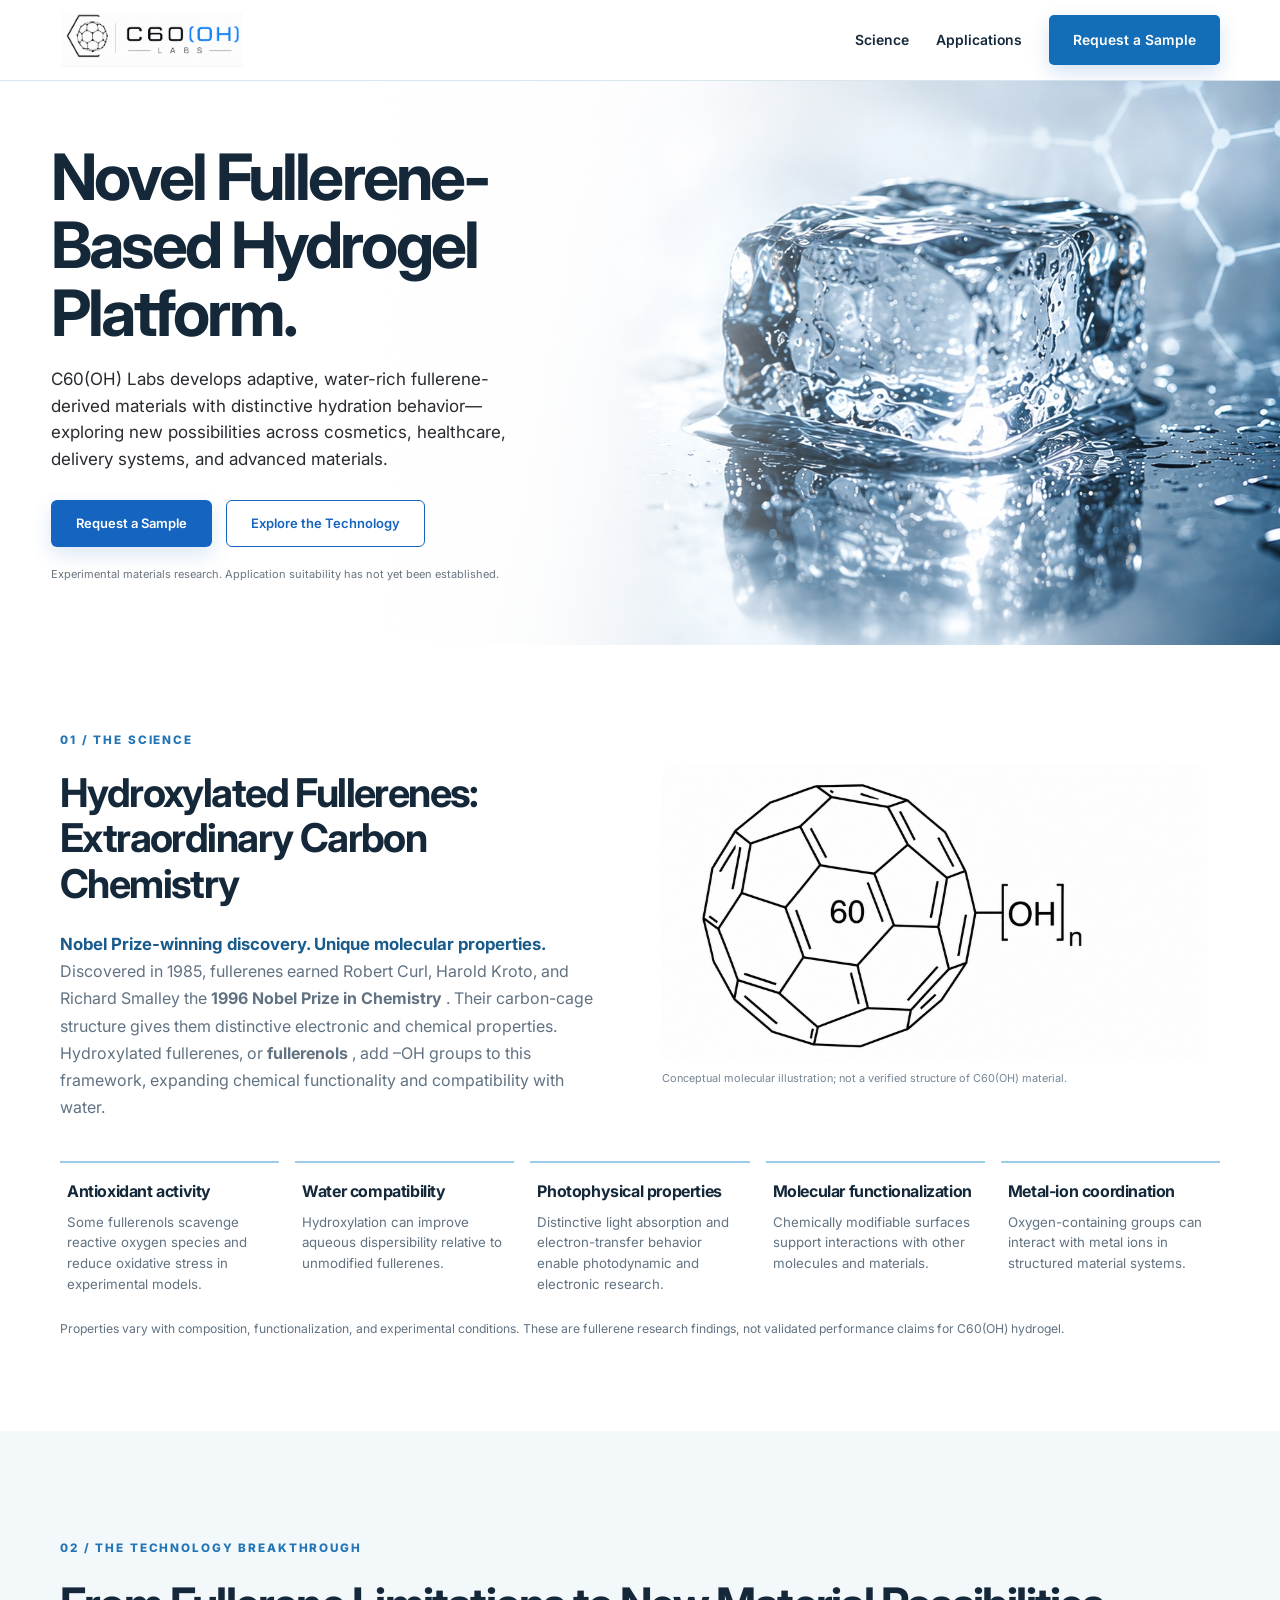
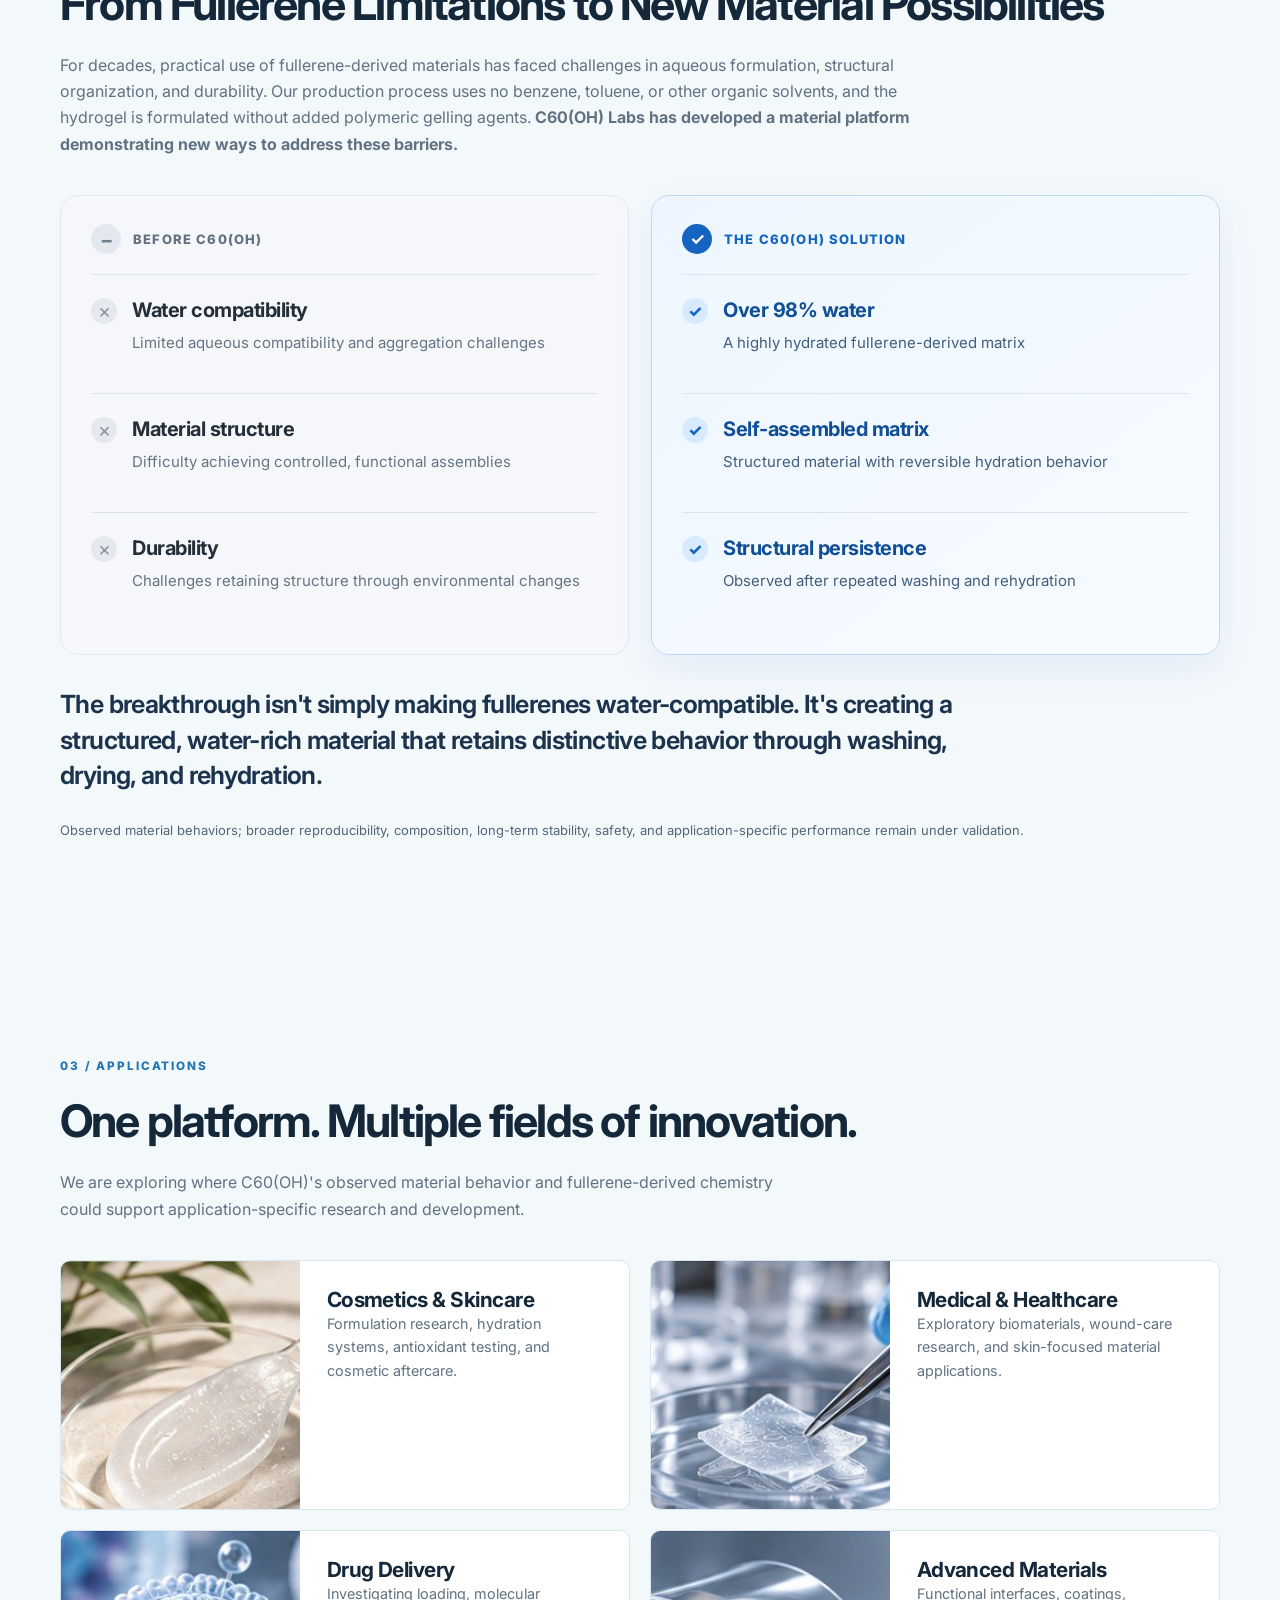
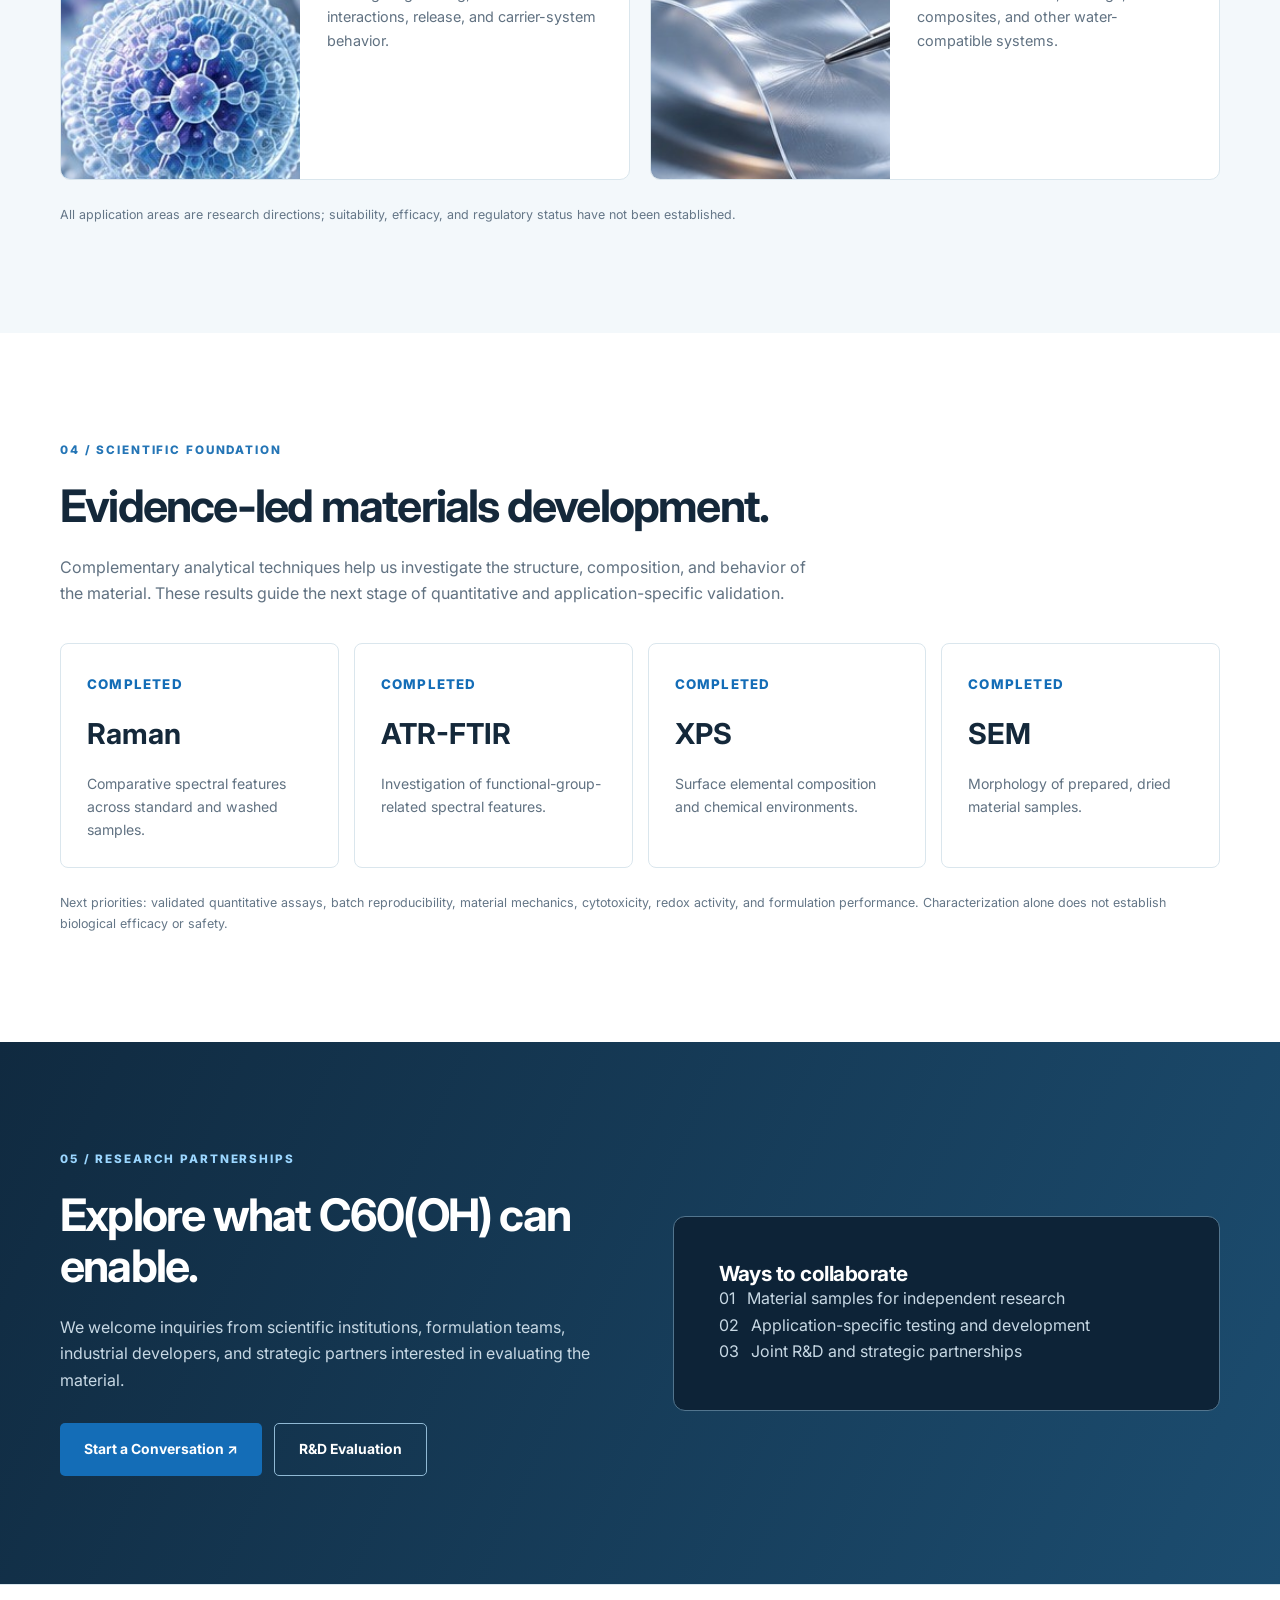
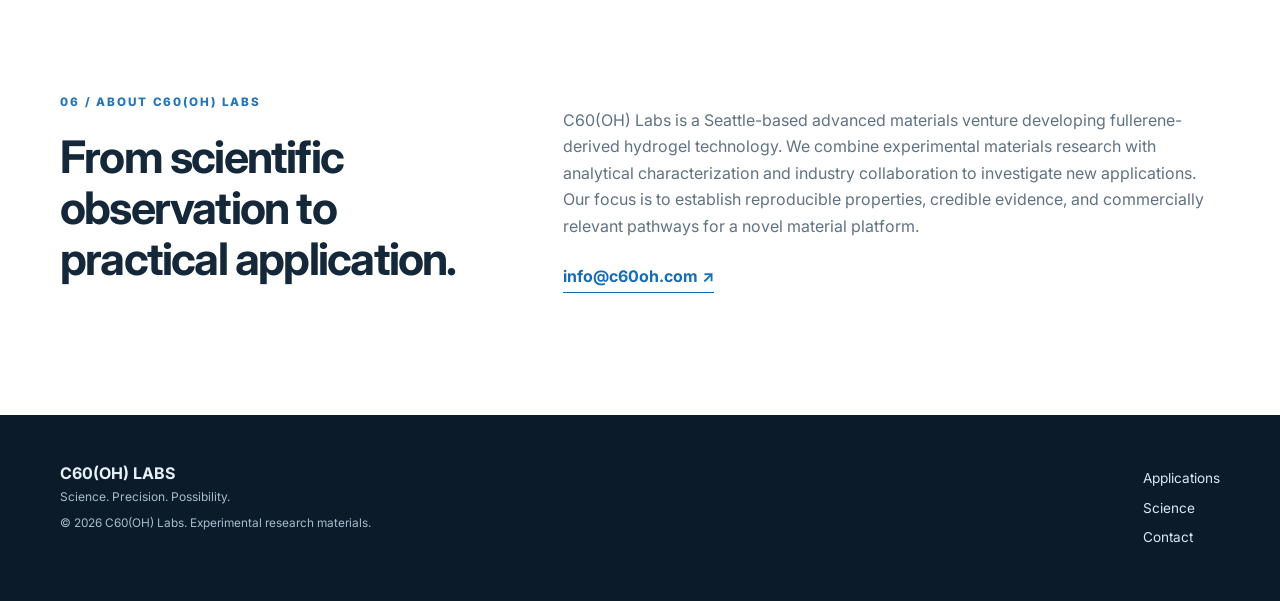
<file: index.html>
<!DOCTYPE html>

<html lang="en">
<head>
<meta charset="utf-8"/>
<meta content="width=device-width,initial-scale=1" name="viewport"/>
<title>
   C60(OH) Labs — Advanced Hydrofullerene Materials
  </title>
<meta content="C60(OH) Labs develops water-rich fullerene-derived material systems for research across cosmetics, healthcare, delivery and advanced materials." name="description"/>
<link href="https://fonts.googleapis.com" rel="preconnect"/>
<link crossorigin="" href="https://fonts.gstatic.com" rel="preconnect"/>

<link href="https://fonts.googleapis.com/css2?family=Inter:wght@300;400;500;600;700;800&amp;display=swap" rel="stylesheet"/>

<link href="style.css" rel="stylesheet"/><script defer src="script.js"></script><meta content="C60(OH) Labs | Novel Fullerene-Based Hydrogel Platform" property="og:title"/><meta content="Water-rich fullerene-derived hydrogel research: no added polymeric gelling agents and no benzene, toluene or other organic solvents used in production." property="og:description"/><meta content="website" property="og:type"/><meta content="https://c60oh.com/" property="og:url"/><meta content="#ffffff" name="theme-color"/><link href="assets/favicon.png" rel="icon"/></head>
<body class="homepage-v2">
<header class="header">
<div class="wrap nav">
<a class="brand" href="#top">
<img alt="C60(OH) Labs" src="assets/logo-horizontal.png"/>
</a>
<button aria-controls="main-nav" aria-expanded="false" aria-label="Open navigation" class="menu-toggle"><span></span><span></span><span></span><span class="sr-only">Open navigation</span></button>
<nav class="main-nav" id="main-nav">
<a href="science.html">
      Science
     </a>
<a href="#applications">
      Applications
     </a>
<a class="btn btn-primary nav-cta" href="evaluation.html#request">
      Request a Sample
     </a>
</nav>
</div>
</header>
<main id="top">
<section class="hero production-hero">
<div aria-hidden="true" class="hero-image">
</div>
<div aria-hidden="true" class="hero-overlay">
</div>
<div aria-hidden="true" class="hero-pattern">
</div>
<div class="container hero-content">
<div class="hero-copy">
<h1>
       Novel Fullerene-Based
       <span>
        Hydrogel Platform.
       </span>
</h1>
<p class="hero-lead">
       C60(OH) Labs develops adaptive, water-rich fullerene-derived materials with distinctive hydration behavior—exploring new possibilities across cosmetics, healthcare, delivery systems, and advanced materials.
      </p>
<div class="hero-actions">
<a class="button primary" href="evaluation.html#request">
        Request a Sample
       </a>
<a class="button secondary" href="#challenge">
        Explore the Technology
       </a>
</div>
<p class="hero-note">
       Experimental materials research. Application suitability has not yet been established.
      </p>
</div>
</div>
</section>
<section class="section science-new" id="science">
<div class="wrap">
<div class="science-layout">
<div class="science-copy">
<div class="eyebrow">
        01 / The science
       </div>
<h2>
        Hydroxylated Fullerenes: Extraordinary Carbon Chemistry
       </h2>
<p class="science-kicker">
        Nobel Prize-winning discovery. Unique molecular properties.
       </p>
<p>
        Discovered in 1985, fullerenes earned Robert Curl, Harold Kroto, and Richard Smalley the
        <strong>
         1996 Nobel Prize in Chemistry
        </strong>
        . Their carbon-cage structure gives them distinctive electronic and chemical properties.
       </p>
<p>
        Hydroxylated fullerenes, or
        <strong>
         fullerenols
        </strong>
        , add –OH groups to this framework, expanding chemical functionality and compatibility with water.
       </p>
</div>
<figure class="science-art">
<img alt="Illustrative structural formula of hydroxylated C60 fullerene, C60(OH)n" src="assets/homepage-1.png"/>
<figcaption>
        Conceptual molecular illustration; not a verified structure of C60(OH) material.
       </figcaption>
</figure>
</div>
<div class="science-properties">
<article>
<h3>
        Antioxidant activity
       </h3>
<p>
        Some fullerenols scavenge reactive oxygen species and reduce oxidative stress in experimental models.
       </p>
</article>
<article>
<h3>
        Water compatibility
       </h3>
<p>
        Hydroxylation can improve aqueous dispersibility relative to unmodified fullerenes.
       </p>
</article>
<article>
<h3>
        Photophysical properties
       </h3>
<p>
        Distinctive light absorption and electron-transfer behavior enable photodynamic and electronic research.
       </p>
</article>
<article>
<h3>
        Molecular functionalization
       </h3>
<p>
        Chemically modifiable surfaces support interactions with other molecules and materials.
       </p>
</article>
<article>
<h3>
        Metal-ion coordination
       </h3>
<p>
        Oxygen-containing groups can interact with metal ions in structured material systems.
       </p>
</article>
</div>
<p class="science-disclaimer">
      Properties vary with composition, functionalization, and experimental conditions. These are fullerene research findings, not validated performance claims for C60(OH) hydrogel.
     </p>
</div>
</section>
<section class="section soft breakthrough-section" id="challenge">
<div class="wrap">
<div class="eyebrow">
      02 / THE TECHNOLOGY BREAKTHROUGH
     </div>
<h2>
      From Fullerene Limitations to New Material Possibilities
     </h2>
<p class="intro">
      For decades, practical use of fullerene-derived materials has faced challenges in aqueous formulation, structural organization, and durability. Our production process uses no benzene, toluene, or other organic solvents, and the hydrogel is formulated without added polymeric gelling agents.
      <strong>
       C60(OH) Labs has developed a material platform demonstrating new ways to address these barriers.
      </strong>
</p>
<div aria-label="Comparison of longstanding fullerene material challenges with C60(OH)'s observed solutions" class="breakthrough-compare">
<div class="breakthrough-column before">
<div class="breakthrough-column-heading">
<span class="breakthrough-marker">
         −
        </span>
<h3>
         BEFORE C60(OH)
        </h3>
</div>
<div class="breakthrough-item">
<div class="breakthrough-symbol">
         ×
        </div>
<div>
<h4>
          Water compatibility
         </h4>
<p>
          Limited aqueous compatibility and aggregation challenges
         </p>
</div>
</div>
<div class="breakthrough-item">
<div class="breakthrough-symbol">
         ×
        </div>
<div>
<h4>
          Material structure
         </h4>
<p>
          Difficulty achieving controlled, functional assemblies
         </p>
</div>
</div>
<div class="breakthrough-item">
<div class="breakthrough-symbol">
         ×
        </div>
<div>
<h4>
          Durability
         </h4>
<p>
          Challenges retaining structure through environmental changes
         </p>
</div>
</div>
</div>
<div class="breakthrough-column after">
<div class="breakthrough-column-heading">
<span class="breakthrough-marker">
         ✓
        </span>
<h3>
         THE C60(OH) SOLUTION
        </h3>
</div>
<div class="breakthrough-item">
<div class="breakthrough-symbol">
         ✓
        </div>
<div>
<h4>
          Over 98% water
         </h4>
<p>
          A highly hydrated fullerene-derived matrix
         </p>
</div>
</div>
<div class="breakthrough-item">
<div class="breakthrough-symbol">
         ✓
        </div>
<div>
<h4>
          Self-assembled matrix
         </h4>
<p>
          Structured material with reversible hydration behavior
         </p>
</div>
</div>
<div class="breakthrough-item">
<div class="breakthrough-symbol">
         ✓
        </div>
<div>
<h4>
          Structural persistence
         </h4>
<p>
          Observed after repeated washing and rehydration
         </p>
</div>
</div>
</div>
</div>
<p class="breakthrough-statement">
      The breakthrough isn't simply making fullerenes water-compatible. It's creating a structured, water-rich material that retains distinctive behavior through washing, drying, and rehydration.
     </p>
<p class="challenge-caveat">
      Observed material behaviors; broader reproducibility, composition, long-term stability, safety, and application-specific performance remain under validation.
     </p>
</div>
</section>
<section class="section soft" id="applications">
<div class="wrap">
<div class="eyebrow">
      03 / Applications
     </div>
<h2>
      One platform. Multiple fields of innovation.
     </h2>
<p class="intro">
      We are exploring where C60(OH)'s observed material behavior and fullerene-derived chemistry could support application-specific research and development.
     </p>
<div class="applications">
<article class="app">
<div class="art">
<img alt="Cosmetics &amp; Skincare application illustration" src="assets/homepage-2.jpg"/>
</div>
<div class="copy">
<h3>
         Cosmetics &amp; Skincare
        </h3>
<p>
         Formulation research, hydration systems, antioxidant testing, and cosmetic aftercare.
        </p>
</div>
</article>
<article class="app">
<div class="art">
<img alt="Medical &amp; Healthcare application illustration" src="assets/homepage-3.jpg"/>
</div>
<div class="copy">
<h3>
         Medical &amp; Healthcare
        </h3>
<p>
         Exploratory biomaterials, wound-care research, and skin-focused material applications.
        </p>
</div>
</article>
<article class="app">
<div class="art">
<img alt="Drug Delivery application illustration" src="assets/homepage-4.jpg"/>
</div>
<div class="copy">
<h3>
         Drug Delivery
        </h3>
<p>
         Investigating loading, molecular interactions, release, and carrier-system behavior.
        </p>
</div>
</article>
<article class="app">
<div class="art">
<img alt="Advanced Materials application illustration" src="assets/homepage-5.jpg"/>
</div>
<div class="copy">
<h3>
         Advanced Materials
        </h3>
<p>
         Functional interfaces, coatings, composites, and other water-compatible systems.
        </p>
</div>
</article>
</div>
<p class="notice">
      All application areas are research directions; suitability, efficacy, and regulatory status have not been established.
     </p>
</div>
</section>
<section class="section" id="evidence">
<div class="wrap">
<div class="eyebrow">
      04 / Scientific foundation
     </div>
<h2>
      Evidence-led materials development.
     </h2>
<p class="intro">
      Complementary analytical techniques help us investigate the structure, composition, and behavior of the material. These results guide the next stage of quantitative and application-specific validation.
     </p>
<div class="evidence">
<article>
<small>
        Completed
       </small>
<strong>
        Raman
       </strong>
<p>
        Comparative spectral features across standard and washed samples.
       </p>
</article>
<article>
<small>
        Completed
       </small>
<strong>
        ATR-FTIR
       </strong>
<p>
        Investigation of functional-group-related spectral features.
       </p>
</article>
<article>
<small>
        Completed
       </small>
<strong>
        XPS
       </strong>
<p>
        Surface elemental composition and chemical environments.
       </p>
</article>
<article>
<small>
        Completed
       </small>
<strong>
        SEM
       </strong>
<p>
        Morphology of prepared, dried material samples.
       </p>
</article>
</div>
<p class="notice">
      Next priorities: validated quantitative assays, batch reproducibility, material mechanics, cytotoxicity, redox activity, and formulation performance. Characterization alone does not establish biological efficacy or safety.
     </p>
</div>
</section>
<section class="section cta" id="partner">
<div class="wrap two">
<div>
<div class="eyebrow" style="color:#9bd6ff">
       05 / Research partnerships
      </div>
<h2>
       Explore what C60(OH) can enable.
      </h2>
<p>
       We welcome inquiries from scientific institutions, formulation teams, industrial developers, and strategic partners interested in evaluating the material.
      </p>
<div class="actions">
<a class="btn btn-primary" href="mailto:info@c60oh.com?subject=C60(OH)%20Research%20Collaboration">
        Start a Conversation ↗
       </a>
<a class="btn btn-outline" href="evaluation.html#request">
        R&amp;D Evaluation
       </a>
</div>
</div>
<div class="statement" style="border:1px solid #52758e">
<h3>
       Ways to collaborate
      </h3>
<p>
       01   Material samples for independent research
      </p>
<p>
       02   Application-specific testing and development
      </p>
<p>
       03   Joint R&amp;D and strategic partnerships
      </p>
</div>
</div>
</section>
<section class="section about" id="about">
<div class="wrap two">
<div>
<div class="eyebrow">
       06 / About C60(OH) Labs
      </div>
<h2>
       From scientific observation to practical application.
      </h2>
</div>
<div>
<p>
       C60(OH) Labs is a Seattle-based advanced materials venture developing fullerene-derived hydrogel technology. We combine experimental materials research with analytical characterization and industry collaboration to investigate new applications.
      </p>
<p>
       Our focus is to establish reproducible properties, credible evidence, and commercially relevant pathways for a novel material platform.
      </p>
<a class="text-link" href="mailto:info@c60oh.com">
       info@c60oh.com ↗
      </a>
</div>
</div>
</section>
</main>
<footer class="footer">
<div class="wrap footer-grid">
<div>
<strong>
      C60(OH) LABS
     </strong>
<p>
      Science. Precision. Possibility.
     </p>
<p style="font-size:.74rem">
      © 2026 C60(OH) Labs. Experimental research materials.
     </p>
</div>
<div>

<a href="#applications">
      Applications
     </a>
<a href="science.html">
      Science
     </a>
<a href="contact.html">
      Contact
     </a>
</div>
</div>
</footer>
</body>
</html>
</file>
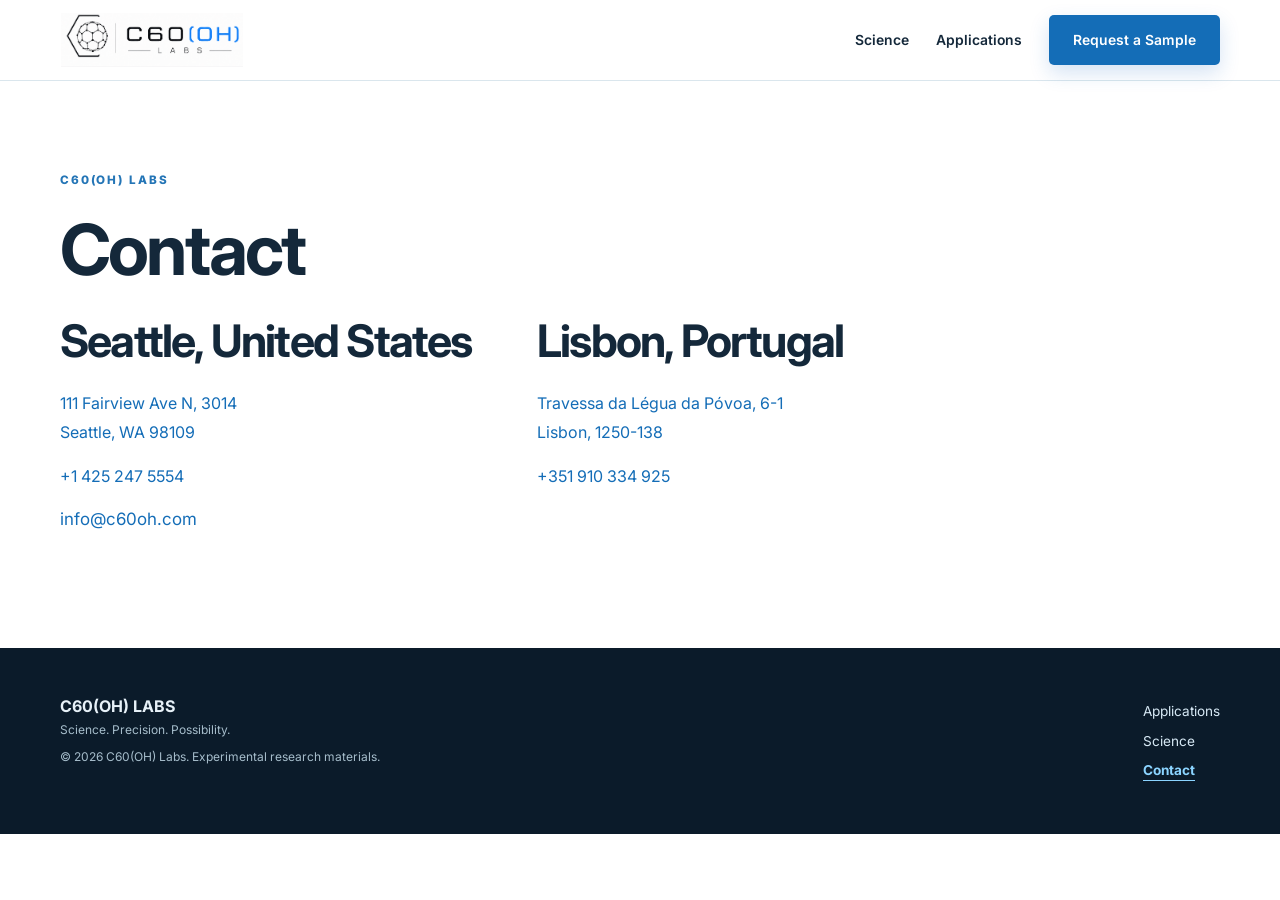
<file: contact.html>
<!doctype html>
<html lang="en">
<head>
<meta charset="utf-8">
<meta name="viewport" content="width=device-width, initial-scale=1">
<title>Contact | C60(OH) Labs</title>
<meta name="description" content="Contact C60(OH) Labs in Seattle and Lisbon.">
<link rel="icon" href="assets/favicon.png">
<link rel="preconnect" href="https://fonts.googleapis.com">
<link rel="preconnect" href="https://fonts.gstatic.com" crossorigin>
<link href="https://fonts.googleapis.com/css2?family=Inter:wght@300;400;500;600;700;800&display=swap" rel="stylesheet">
<link rel="stylesheet" href="style.css">
<link rel="stylesheet" href="contact.css">
<script defer src="script.js"></script>
</head>
<body class="homepage-v2">
<header class="header"><div class="wrap nav">
<a class="brand" href="index.html" aria-label="C60(OH) Labs homepage"><img src="assets/logo-horizontal.png" alt="C60(OH) Labs"></a>
<button class="menu-toggle" aria-controls="main-nav" aria-expanded="false" aria-label="Open navigation"><span></span><span></span><span></span><span class="sr-only">Open navigation</span></button>
<nav class="main-nav" id="main-nav"><a href="science.html">Science</a><a href="index.html#applications">Applications</a><a class="btn btn-primary nav-cta" href="evaluation.html#request">Request a Sample</a></nav>
</div></header>
<main class="contact-main" id="top"><div class="wrap">
<p class="eyebrow contact-eyebrow">C60(OH) LABS</p>
<h1>Contact</h1>
<div class="contact-grid">
<section class="contact-location"><h2>Seattle, United States</h2>
<p><a href="https://www.google.com/maps/search/?api=1&amp;query=111+Fairview+Ave+N+3014+Seattle+WA+98109" target="_blank" rel="noopener noreferrer">111 Fairview Ave N, 3014<br>Seattle, WA 98109</a></p>
<p><a href="tel:+14252475554">+1 425 247 5554</a></p></section>
<section class="contact-location"><h2>Lisbon, Portugal</h2>
<p><a href="https://www.google.com/maps/search/?api=1&amp;query=Travessa+da+Legua+da+Povoa+6-1+Lisbon+1250-138" target="_blank" rel="noopener noreferrer">Travessa da Légua da Póvoa, 6-1<br>Lisbon, 1250-138</a></p>
<p><a href="tel:+351910334925">+351 910 334 925</a></p></section>
</div>
<p class="contact-email"><a href="mailto:info@c60oh.com">info@c60oh.com</a></p>
</div></main>
<footer class="footer"><div class="wrap footer-grid"><div><strong>C60(OH) LABS</strong><p>Science. Precision. Possibility.</p><p class="footer-legal">© 2026 C60(OH) Labs. Experimental research materials.</p></div><div><a href="index.html#applications">Applications</a><a href="science.html">Science</a><a href="contact.html" class="active" aria-current="page">Contact</a></div></div></footer>
</body></html>
</file>
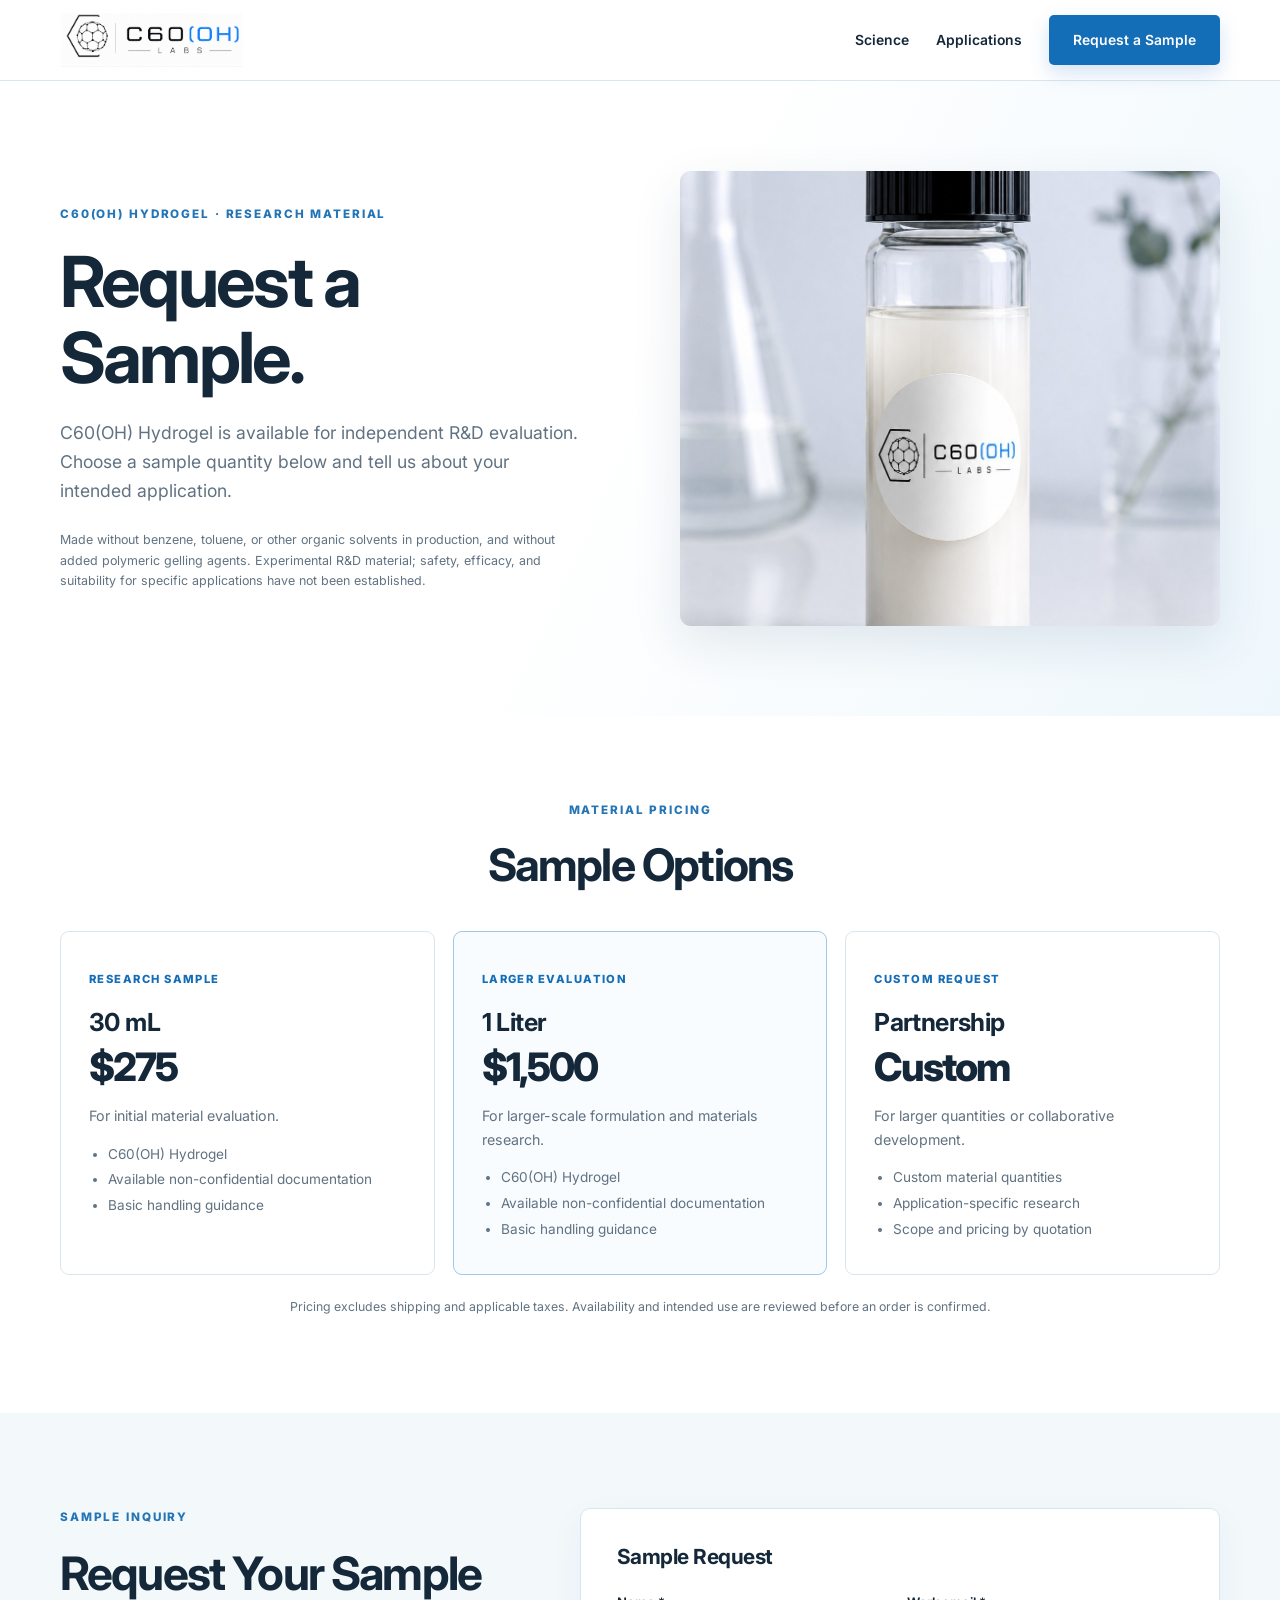
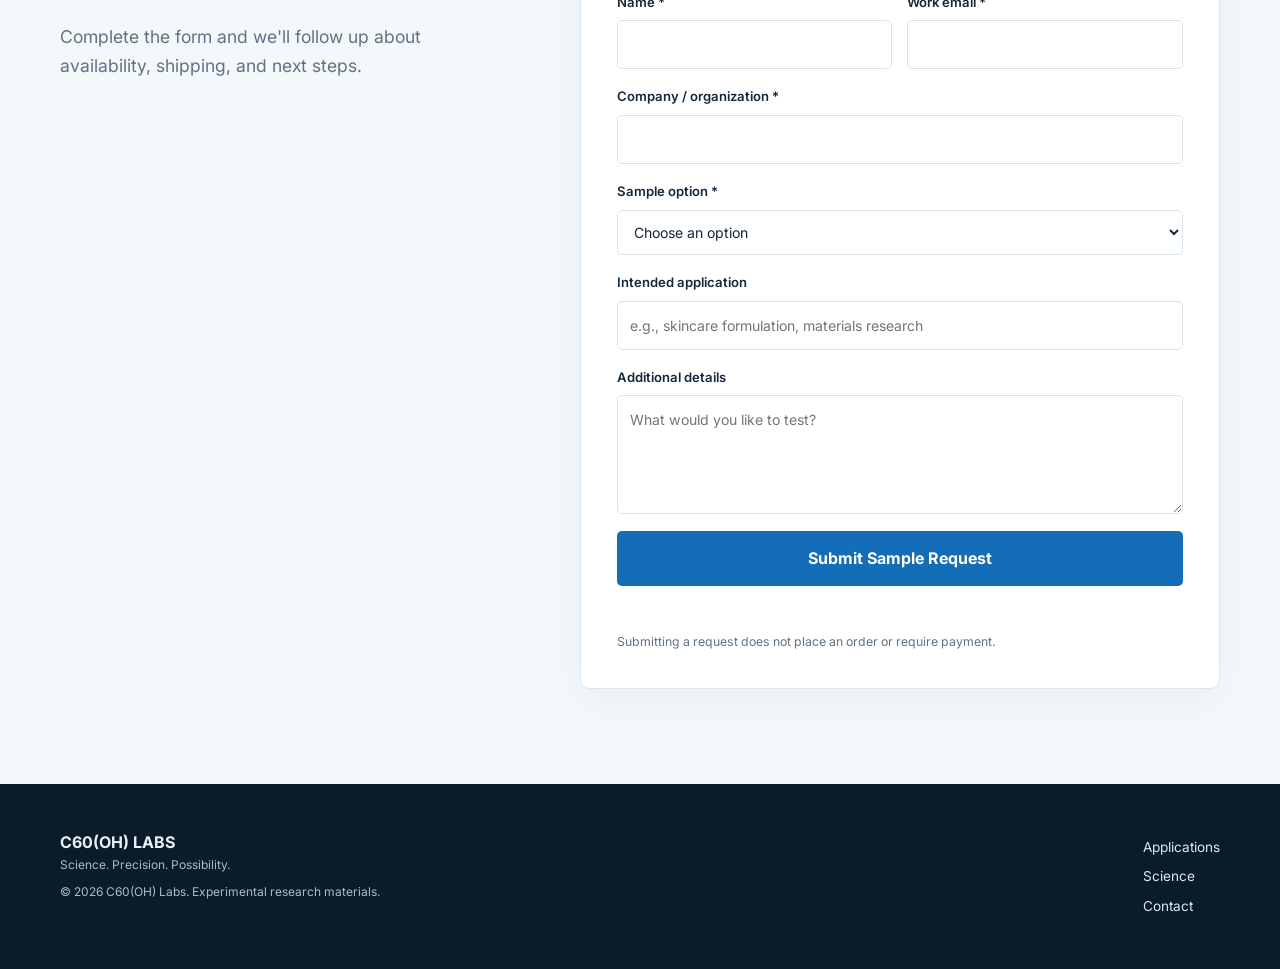
<file: evaluation.html>
<!DOCTYPE html>
<html lang="en"><head>
<meta charset="UTF-8"><meta name="viewport" content="width=device-width, initial-scale=1">
<title>C60(OH) Labs | Request a Sample</title>
<meta name="description" content="Request C60(OH) Hydrogel for research evaluation: 30 mL for $275, 1 L for $1,500, or custom quantities.">
<link rel="icon" href="assets/favicon.png">
<link rel="preconnect" href="https://fonts.googleapis.com"><link rel="preconnect" href="https://fonts.gstatic.com" crossorigin>
<link href="https://fonts.googleapis.com/css2?family=Inter:wght@300;400;500;600;700;800&display=swap" rel="stylesheet">
<link rel="stylesheet" href="style.css"><link rel="stylesheet" href="evaluation.css"><script defer src="evaluation.js"></script>
</head><body class="homepage-v2">
<header class="header"><div class="wrap nav">
<a class="brand" href="index.html" aria-label="C60(OH) Labs homepage"><img src="assets/logo-horizontal.png" alt="C60(OH) Labs"></a>
<button class="menu-toggle" aria-controls="main-nav" aria-expanded="false" aria-label="Open navigation"><span></span><span></span><span></span><span class="sr-only">Open navigation</span></button>
<nav class="main-nav" id="main-nav"><a href="science.html">Science</a><a href="index.html#applications">Applications</a><a class="btn btn-primary nav-cta" href="#request">Request a Sample</a></nav>
</div></header>
<main id="top">
<section class="sample-hero"><div class="wrap sample-hero-grid"><div>
<p class="eyebrow">C60(OH) HYDROGEL · RESEARCH MATERIAL</p><h1>Request a Sample.</h1>
<p class="sample-lead">C60(OH) Hydrogel is available for independent R&amp;D evaluation. Choose a sample quantity below and tell us about your intended application.</p>
<p class="sample-note">Made without benzene, toluene, or other organic solvents in production, and without added polymeric gelling agents. Experimental R&amp;D material; safety, efficacy, and suitability for specific applications have not been established.</p>
</div><div class="sample-photo"><img src="assets/evaluation-product-vial.jpg" alt="C60(OH) Hydrogel in a laboratory glass jar"></div></div></section>
<section class="sample-pricing" id="options"><div class="wrap"><div class="sample-center"><p class="eyebrow">MATERIAL PRICING</p><h2>Sample Options</h2></div>
<div class="sample-cards">
<article class="sample-card"><small>RESEARCH SAMPLE</small><h3>30 mL</h3><div class="sample-price">$275</div><p>For initial material evaluation.</p><ul><li>C60(OH) Hydrogel</li><li>Available non-confidential documentation</li><li>Basic handling guidance</li></ul></article>
<article class="sample-card featured"><small>LARGER EVALUATION</small><h3>1 Liter</h3><div class="sample-price">$1,500</div><p>For larger-scale formulation and materials research.</p><ul><li>C60(OH) Hydrogel</li><li>Available non-confidential documentation</li><li>Basic handling guidance</li></ul></article>
<article class="sample-card"><small>CUSTOM REQUEST</small><h3>Partnership</h3><div class="sample-price">Custom</div><p>For larger quantities or collaborative development.</p><ul><li>Custom material quantities</li><li>Application-specific research</li><li>Scope and pricing by quotation</li></ul></article>
</div><p class="sample-fine">Pricing excludes shipping and applicable taxes. Availability and intended use are reviewed before an order is confirmed.</p>
</div></section>
<section class="sample-request" id="request"><div class="wrap sample-form-grid"><div><p class="eyebrow">SAMPLE INQUIRY</p><h2>Request Your Sample</h2><p class="sample-lead">Complete the form and we'll follow up about availability, shipping, and next steps.</p></div>
<form class="sample-form" id="evaluation-form" action="https://formspree.io/f/xqerweqb" method="POST">
<h3>Sample Request</h3><input type="hidden" name="_subject" id="form-subject" value="C60OH — Sample Request">
<div class="sample-fields"><label class="sample-field">Name *<input name="name" autocomplete="name" required></label><label class="sample-field">Work email *<input type="email" name="email" autocomplete="email" required></label></div>
<label class="sample-field">Company / organization *<input name="organization" id="organization" autocomplete="organization" required></label>
<label class="sample-field">Sample option *<select name="package" id="package-select" required><option value="">Choose an option</option><option>R&amp;D Sample — 30 mL / $275</option><option>Application Evaluation — 1 L / $1,500</option><option>R&amp;D Partnership — Custom quote</option></select></label>
<label class="sample-field">Intended application<input name="intended_application" placeholder="e.g., skincare formulation, materials research"></label>
<label class="sample-field">Additional details<textarea name="message" rows="4" placeholder="What would you like to test?"></textarea></label>
<button class="sample-submit" id="evaluation-submit" type="submit">Submit Sample Request</button><p class="form-status" id="evaluation-status" role="status" aria-live="polite"></p><p class="sample-fine">Submitting a request does not place an order or require payment.</p>
</form></div></section>
</main>
<footer class="footer"><div class="wrap footer-grid"><div><strong>C60(OH) LABS</strong><p>Science. Precision. Possibility.</p><p class="footer-legal">© 2026 C60(OH) Labs. Experimental research materials.</p></div><div><a href="index.html#applications">Applications</a><a href="science.html">Science</a><a href="contact.html">Contact</a></div></div></footer>
</body></html>
</file>
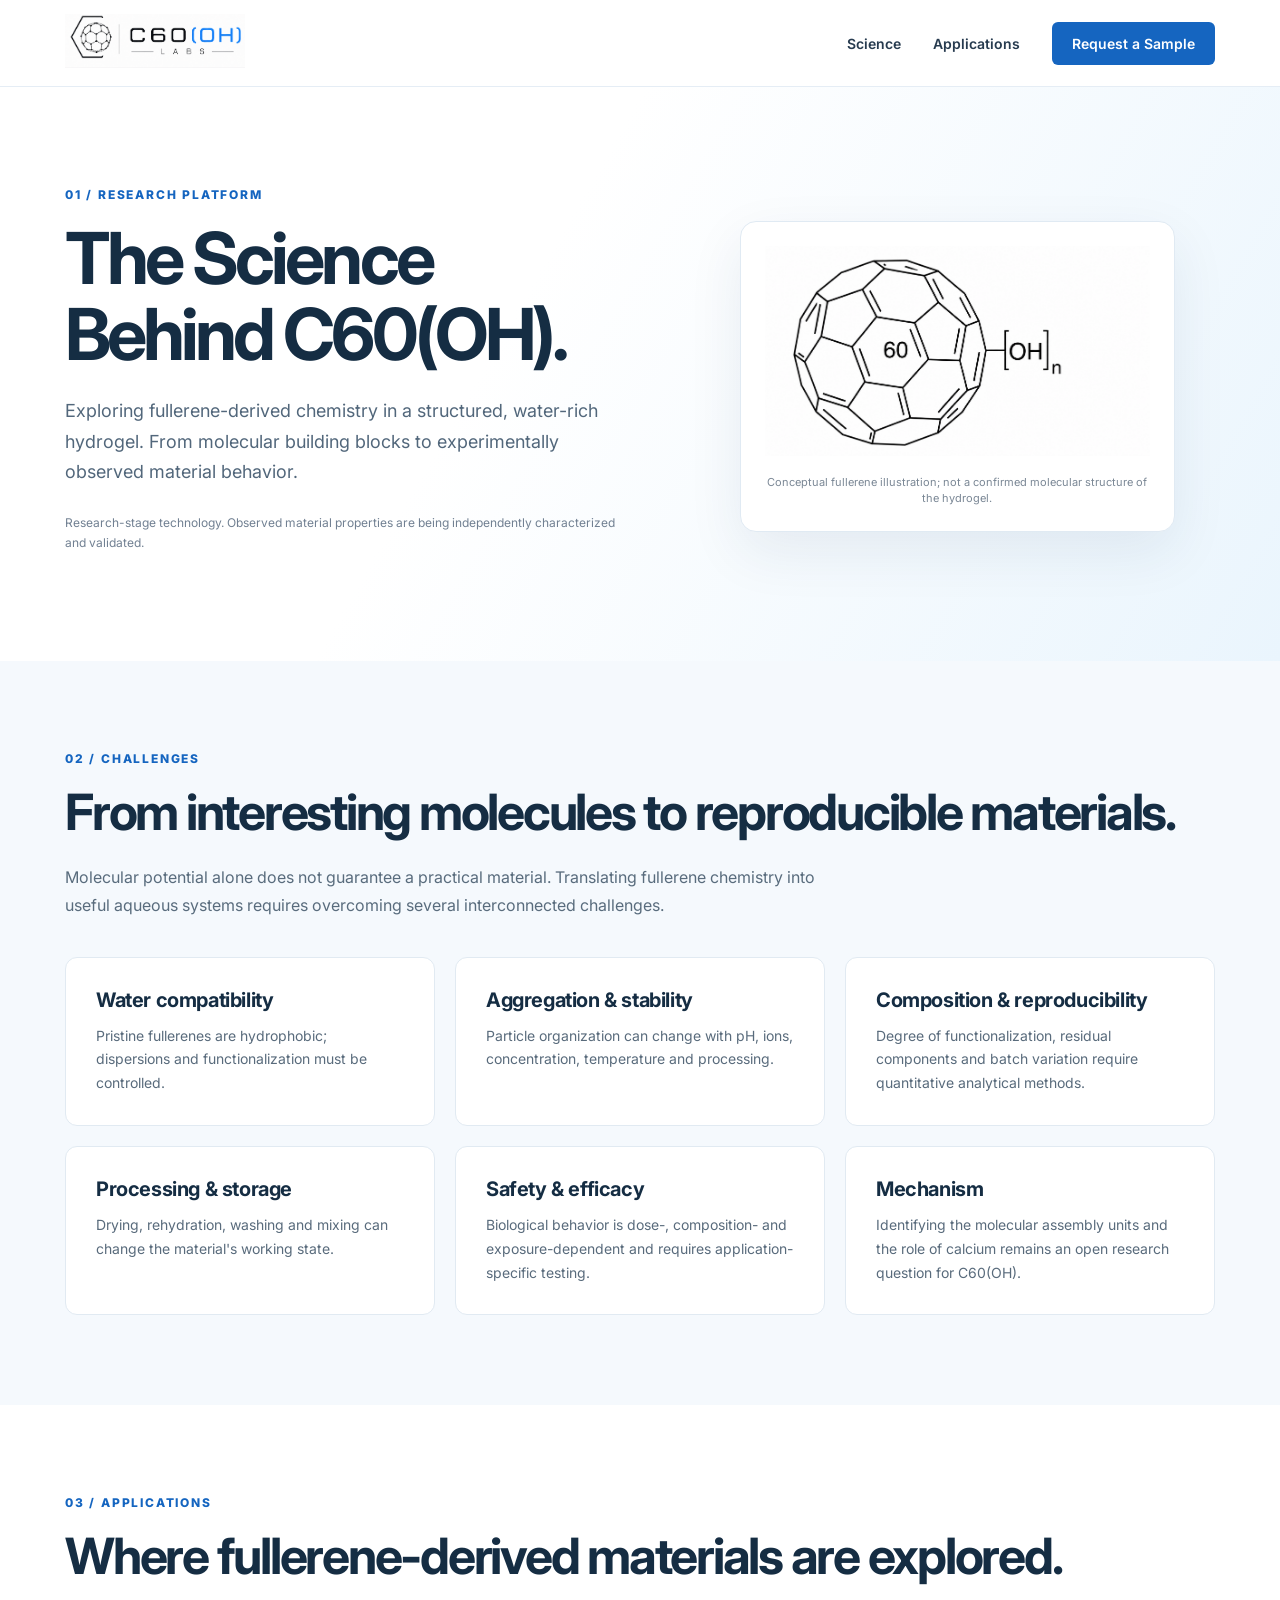
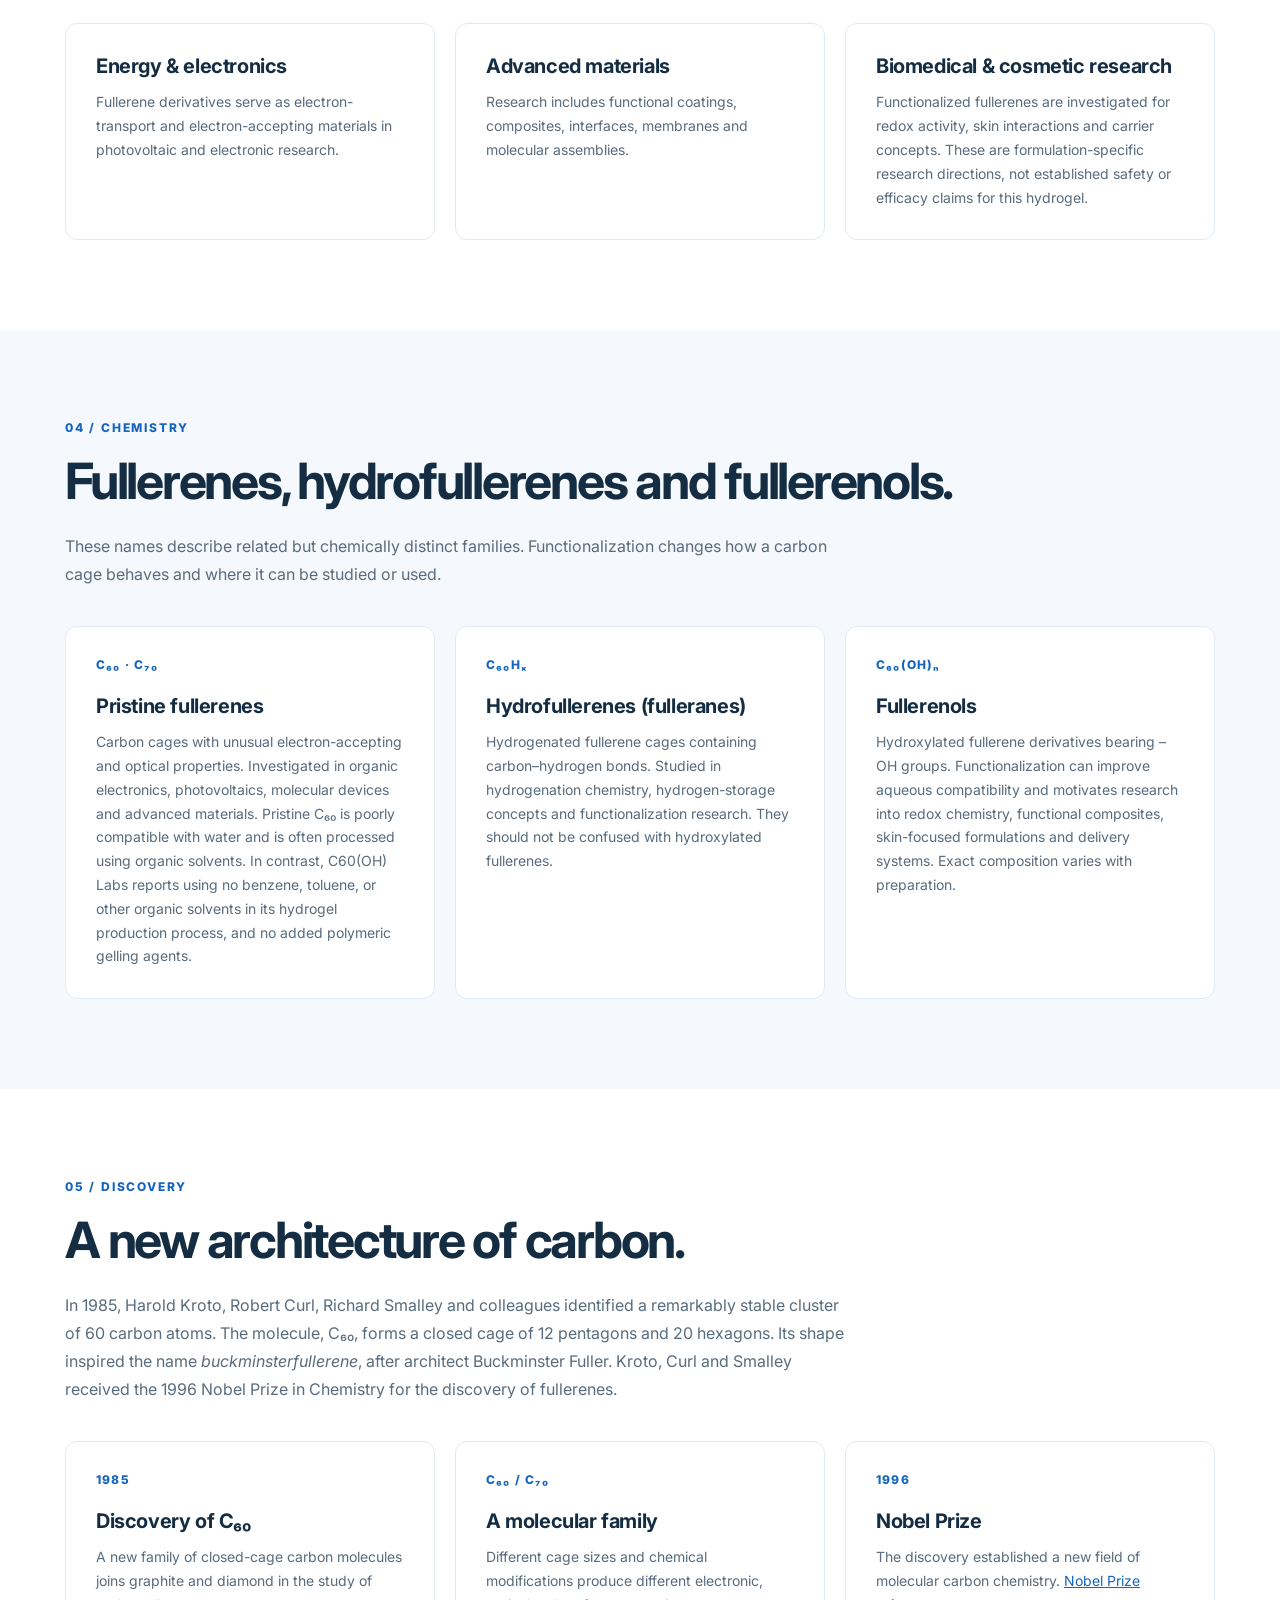
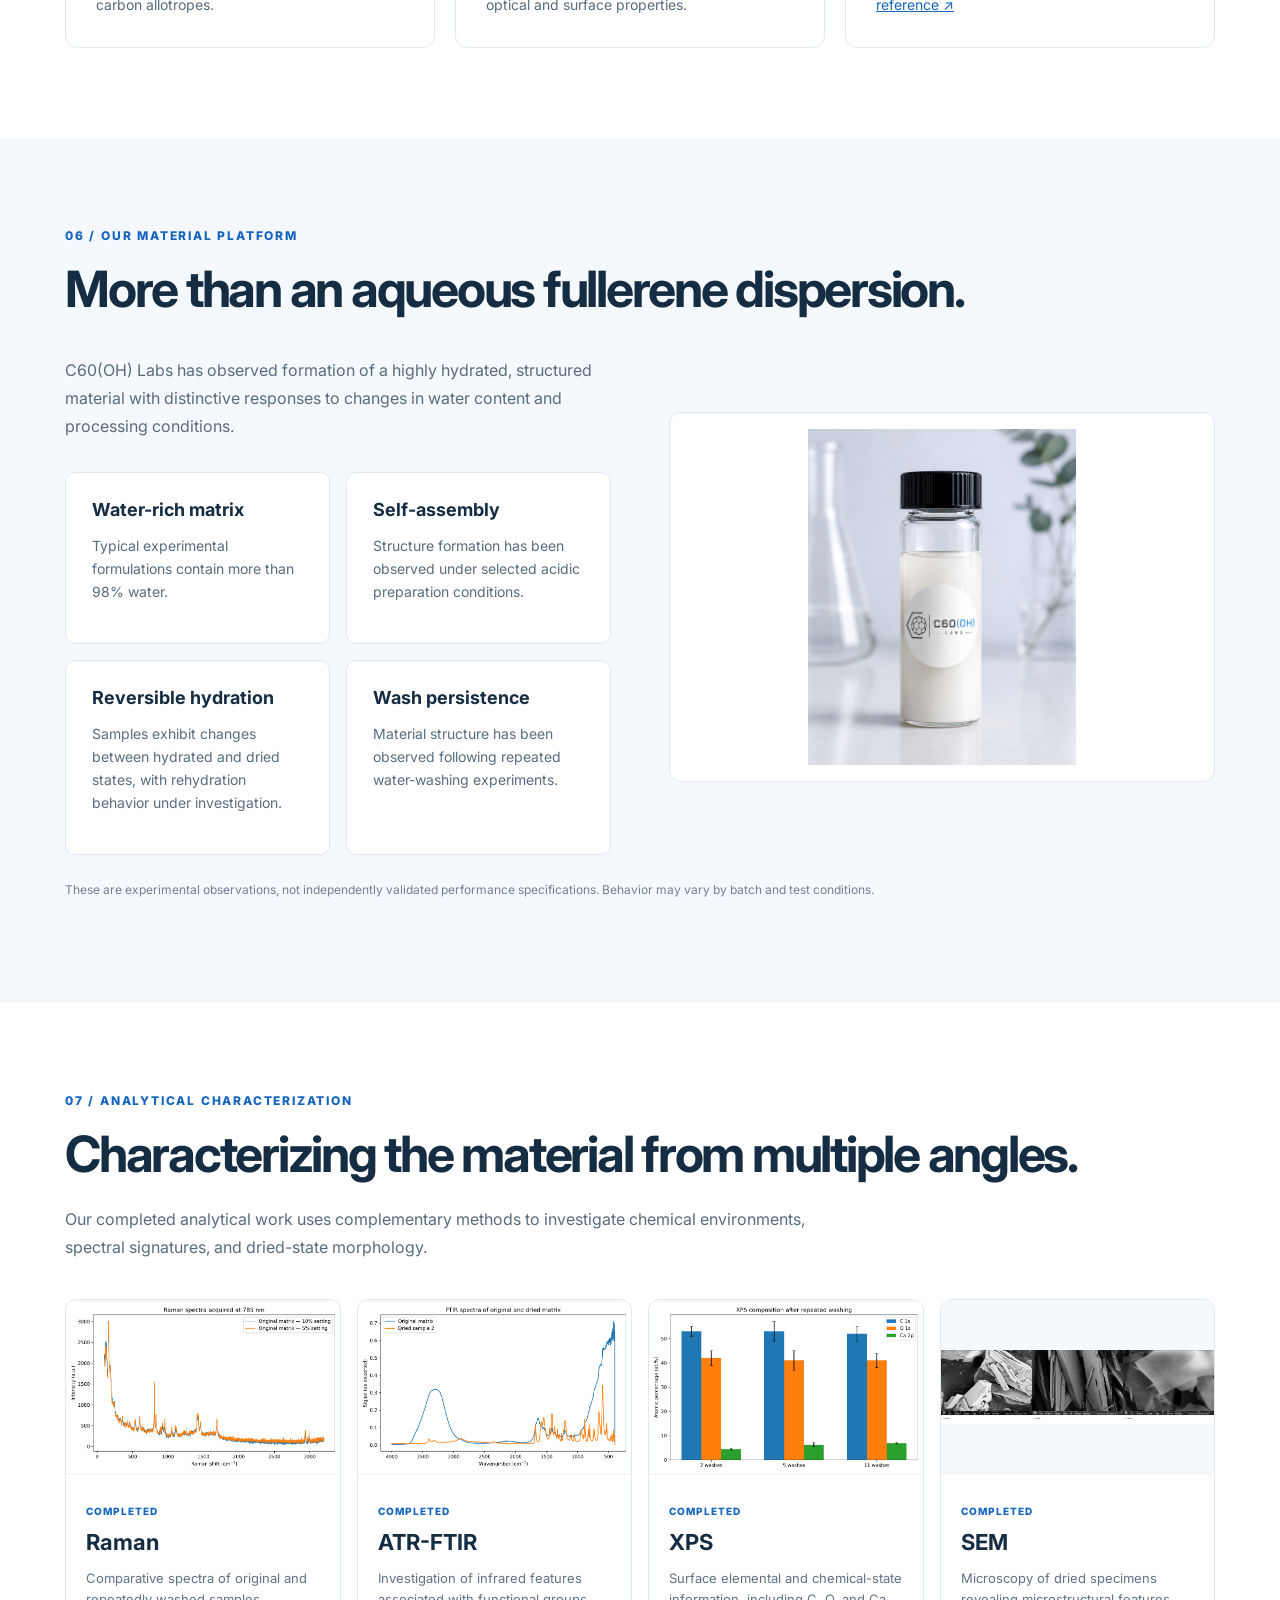
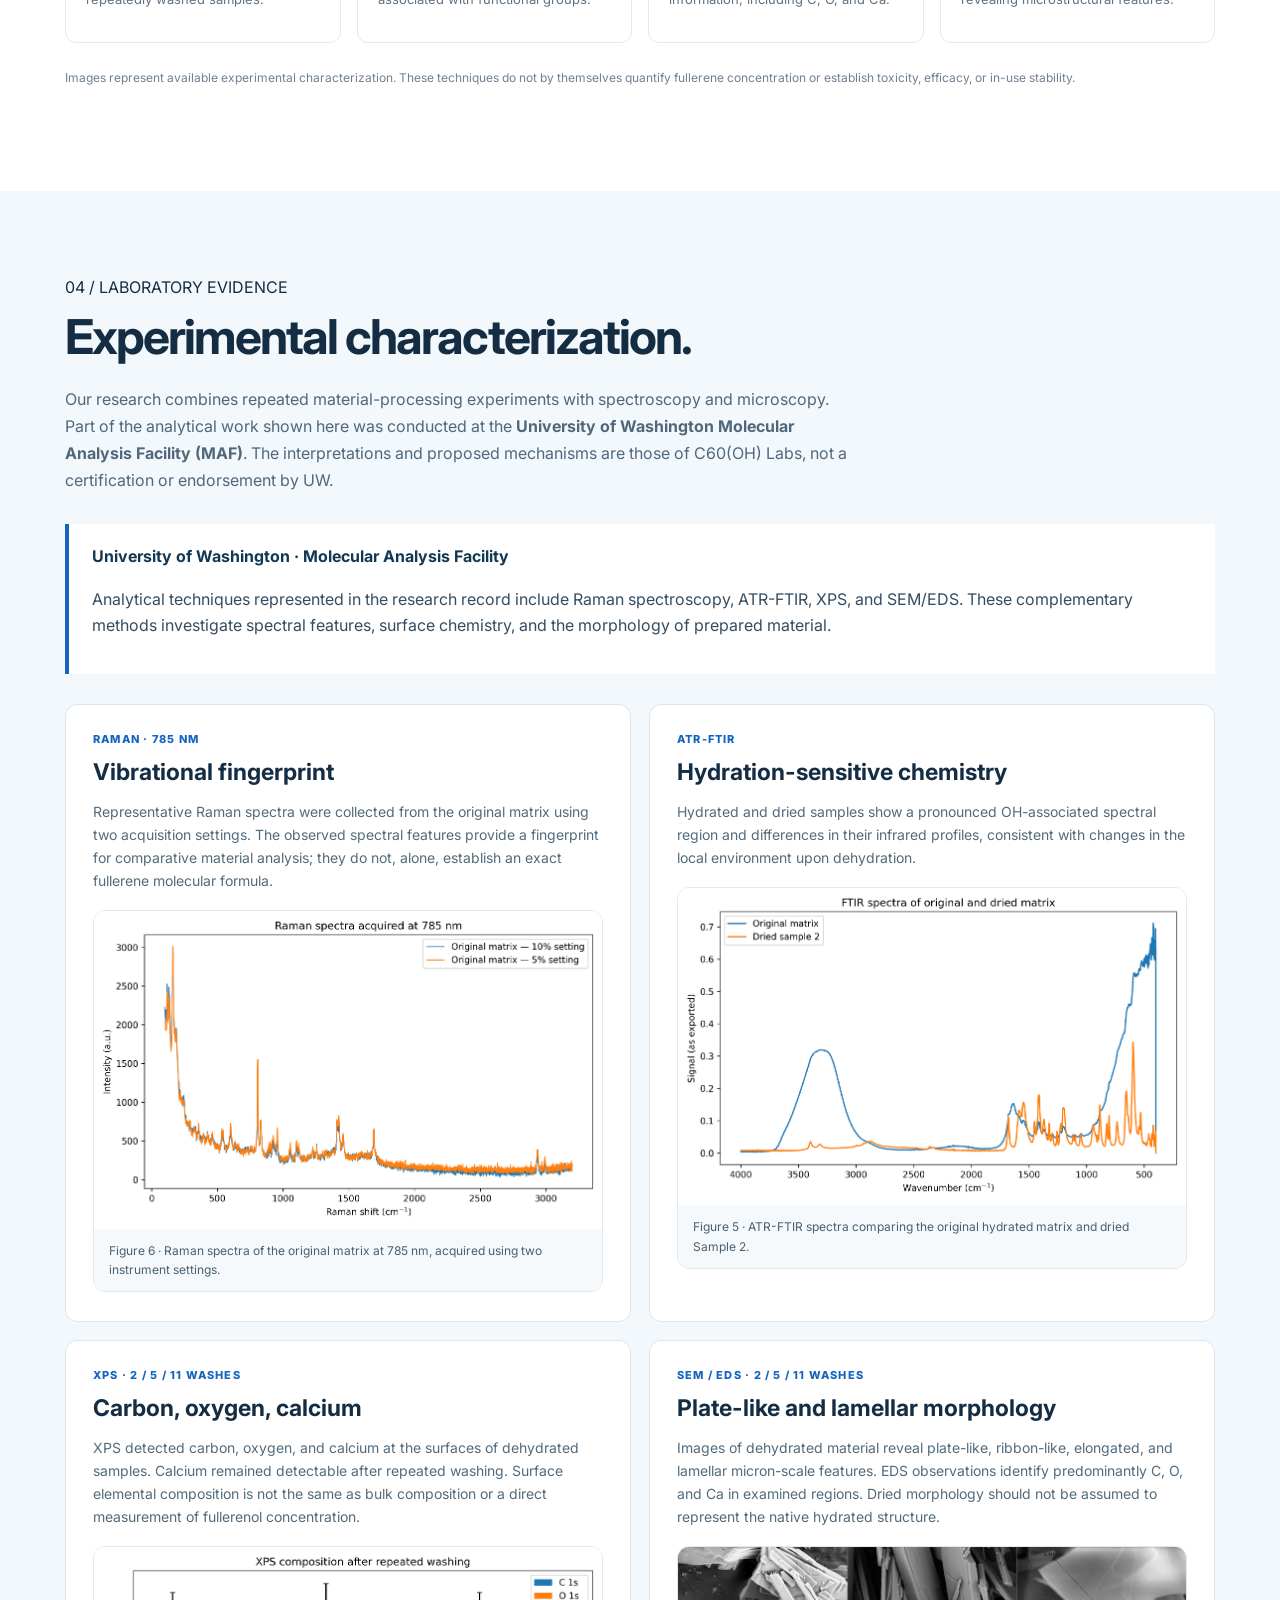
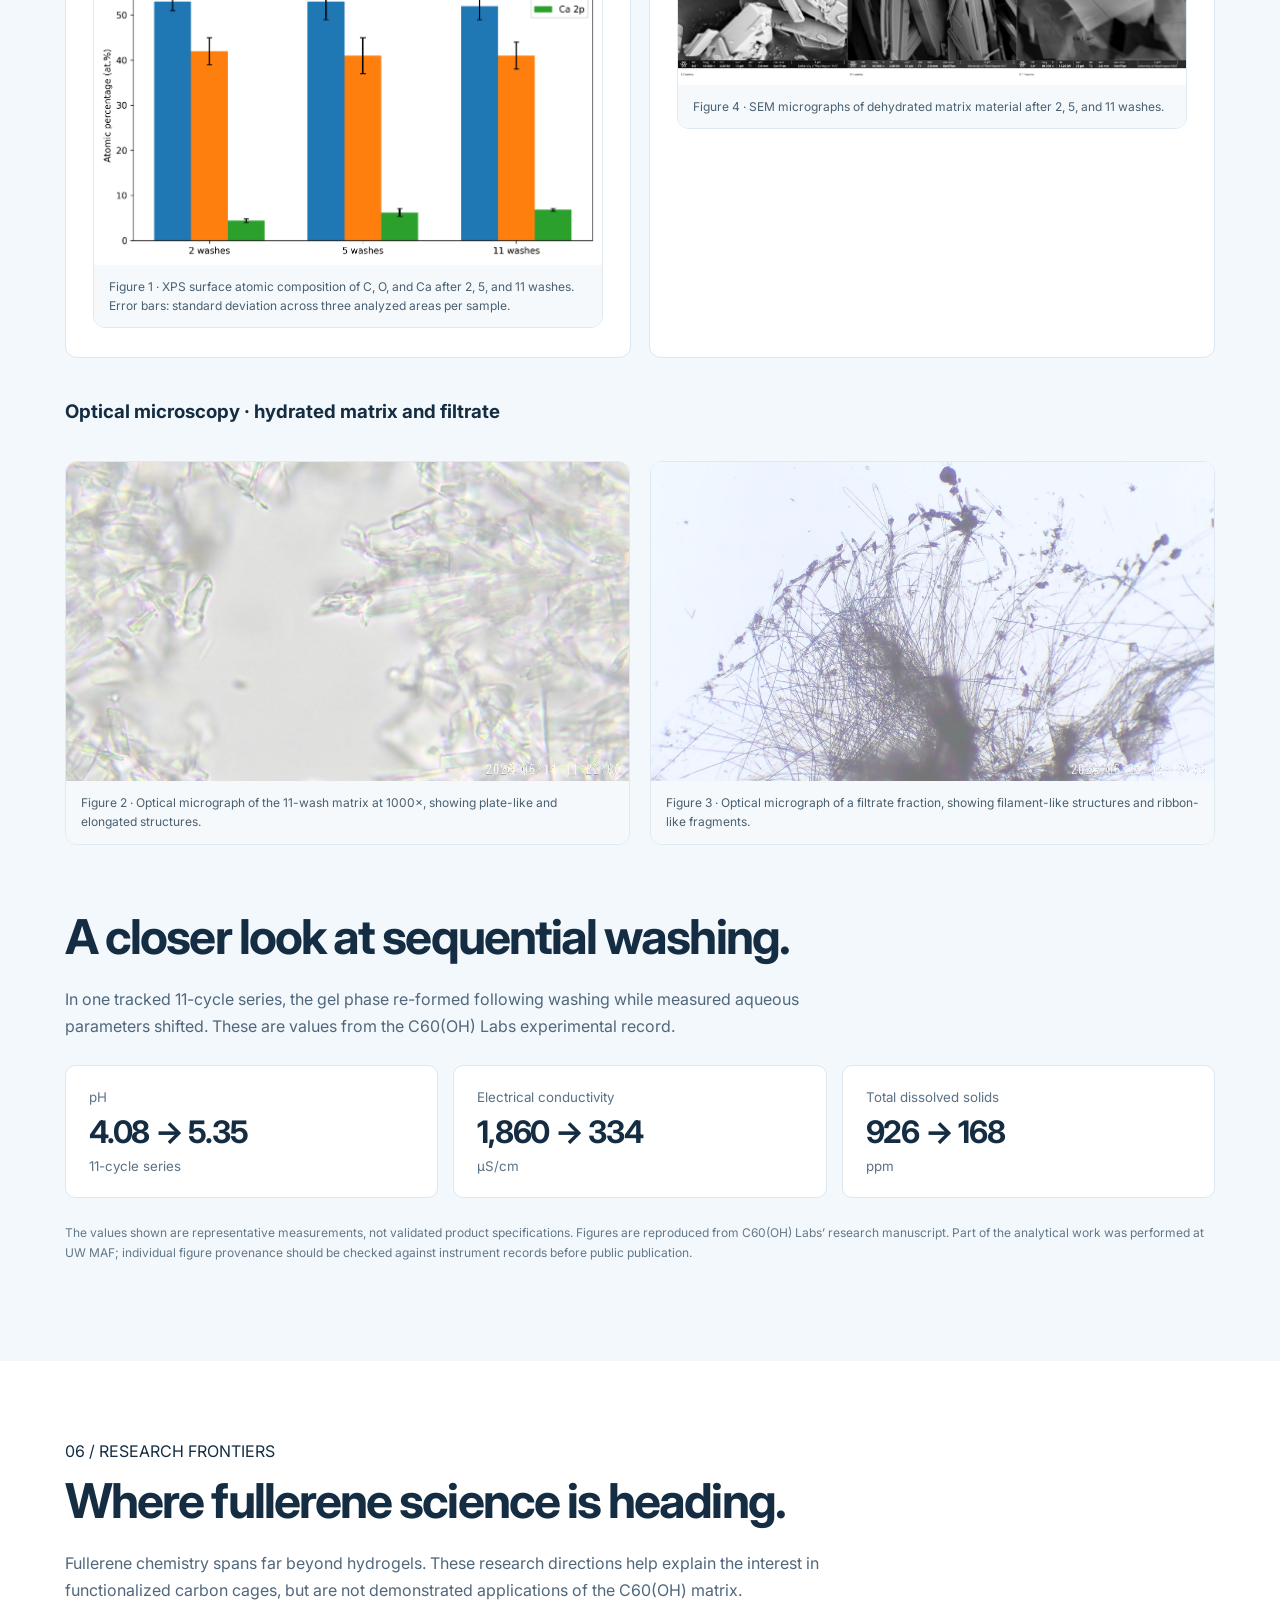
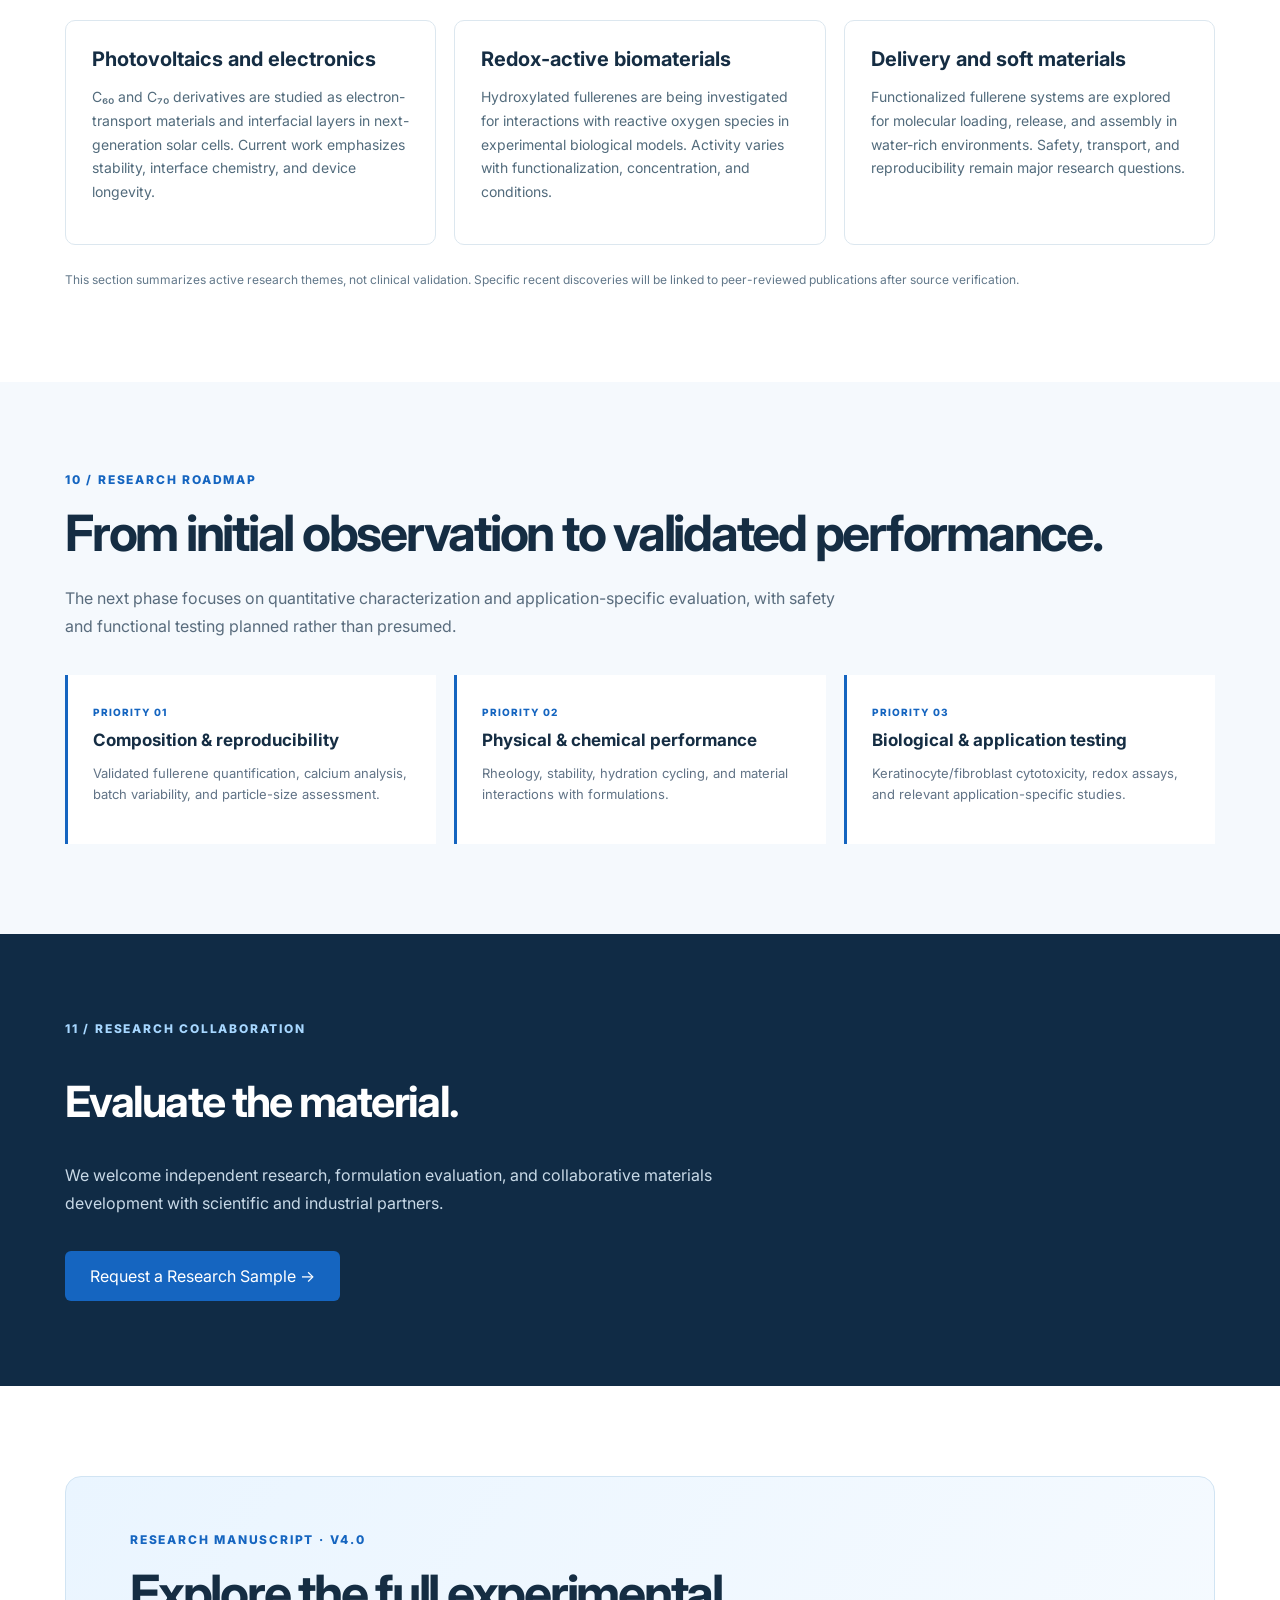
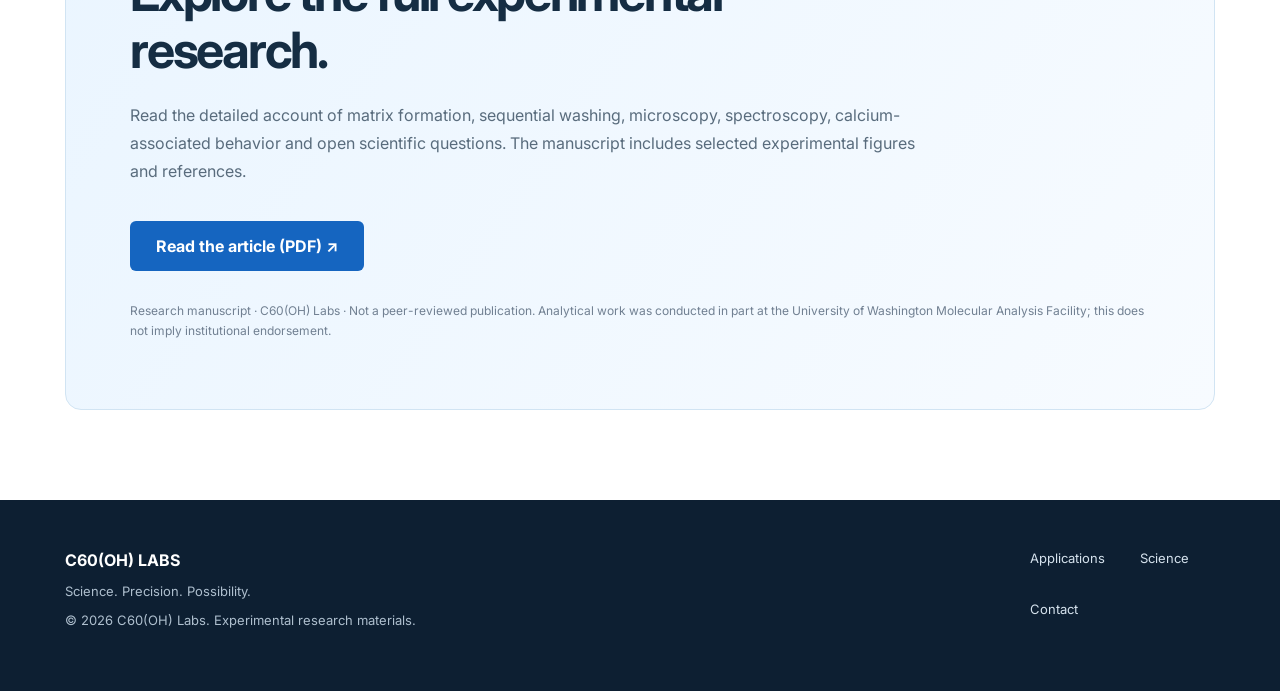
<file: science.html>
<!DOCTYPE html>


<html lang="en"><head><meta charset="utf-8"/><meta content="width=device-width,initial-scale=1" name="viewport"/><title>Science | C60(OH) Labs</title><link href="https://fonts.googleapis.com" rel="preconnect"/><link href="https://fonts.googleapis.com/css2?family=Inter:wght@400;500;600;700;800&amp;display=swap" rel="stylesheet"/><link href="science.css" rel="stylesheet"/></head><body><header class="s-header"><div class="s-wrap s-nav"><a href="/"><img alt="C60(OH) Labs" src="/assets/logo-horizontal.png"/></a><nav class="s-navlinks"><a href="science.html" aria-current="page">Science</a><a href="/#applications">Applications</a><a class="s-blue" href="/evaluation.html#request">Request a Sample</a></nav></div></header><main><section class="s-hero"><div class="s-wrap s-hero-grid"><div><p class="s-kicker">01 / Research Platform</p><h1>The Science Behind C60(OH).</h1><p class="s-lead">Exploring fullerene-derived chemistry in a structured, water-rich hydrogel. From molecular building blocks to experimentally observed material behavior.</p><p class="s-note">Research-stage technology. Observed material properties are being independently characterized and validated.</p></div><figure class="s-hero-figure"><img alt="Conceptual illustration of hydroxylated fullerene" src="assets/science/fullerene-concept.png"/><figcaption class="s-caption">Conceptual fullerene illustration; not a confirmed molecular structure of the hydrogel.</figcaption></figure></div></section><section class="s-section alt"><div class="s-wrap"><p class="s-kicker">02 / Challenges</p><h2>From interesting molecules to reproducible materials.</h2><p class="s-intro">Molecular potential alone does not guarantee a practical material. Translating fullerene chemistry into useful aqueous systems requires overcoming several interconnected challenges.</p><div class="s-grid3"><article class="s-card"><h3>Water compatibility</h3><p>Pristine fullerenes are hydrophobic; dispersions and functionalization must be controlled.</p></article><article class="s-card"><h3>Aggregation &amp; stability</h3><p>Particle organization can change with pH, ions, concentration, temperature and processing.</p></article><article class="s-card"><h3>Composition &amp; reproducibility</h3><p>Degree of functionalization, residual components and batch variation require quantitative analytical methods.</p></article><article class="s-card"><h3>Processing &amp; storage</h3><p>Drying, rehydration, washing and mixing can change the material's working state.</p></article><article class="s-card"><h3>Safety &amp; efficacy</h3><p>Biological behavior is dose-, composition- and exposure-dependent and requires application-specific testing.</p></article><article class="s-card"><h3>Mechanism</h3><p>Identifying the molecular assembly units and the role of calcium remains an open research question for C60(OH).</p></article></div></div></section>
<section class="s-section"><div class="s-wrap"><p class="s-kicker">03 / Applications</p><h2>Where fullerene-derived materials are explored.</h2><div class="s-grid3"><article class="s-card"><h3>Energy &amp; electronics</h3><p>Fullerene derivatives serve as electron-transport and electron-accepting materials in photovoltaic and electronic research.</p></article><article class="s-card"><h3>Advanced materials</h3><p>Research includes functional coatings, composites, interfaces, membranes and molecular assemblies.</p></article><article class="s-card"><h3>Biomedical &amp; cosmetic research</h3><p>Functionalized fullerenes are investigated for redox activity, skin interactions and carrier concepts. These are formulation-specific research directions, not established safety or efficacy claims for this hydrogel.</p></article></div></div></section>
<section class="s-section alt"><div class="s-wrap"><p class="s-kicker">04 / Chemistry</p><h2>Fullerenes, hydrofullerenes and fullerenols.</h2><p class="s-intro">These names describe related but chemically distinct families. Functionalization changes how a carbon cage behaves and where it can be studied or used.</p><div class="s-grid3"><article class="s-card"><div class="s-num">C₆₀ · C₇₀</div><h3>Pristine fullerenes</h3><p>Carbon cages with unusual electron-accepting and optical properties. Investigated in organic electronics, photovoltaics, molecular devices and advanced materials. Pristine C₆₀ is poorly compatible with water and is often processed using organic solvents. In contrast, C60(OH) Labs reports using no benzene, toluene, or other organic solvents in its hydrogel production process, and no added polymeric gelling agents.</p></article><article class="s-card"><div class="s-num">C₆₀Hₓ</div><h3>Hydrofullerenes (fulleranes)</h3><p>Hydrogenated fullerene cages containing carbon–hydrogen bonds. Studied in hydrogenation chemistry, hydrogen-storage concepts and functionalization research. They should not be confused with hydroxylated fullerenes.</p></article><article class="s-card"><div class="s-num">C₆₀(OH)ₙ</div><h3>Fullerenols</h3><p>Hydroxylated fullerene derivatives bearing –OH groups. Functionalization can improve aqueous compatibility and motivates research into redox chemistry, functional composites, skin-focused formulations and delivery systems. Exact composition varies with preparation.</p></article></div></div></section>
<section class="s-section" id="science"><div class="s-wrap"><p class="s-kicker">05 / Discovery</p><h2>A new architecture of carbon.</h2><p class="s-intro">In 1985, Harold Kroto, Robert Curl, Richard Smalley and colleagues identified a remarkably stable cluster of 60 carbon atoms. The molecule, C₆₀, forms a closed cage of 12 pentagons and 20 hexagons. Its shape inspired the name <em>buckminsterfullerene</em>, after architect Buckminster Fuller. Kroto, Curl and Smalley received the 1996 Nobel Prize in Chemistry for the discovery of fullerenes.</p><div class="s-grid3"><article class="s-card"><div class="s-num">1985</div><h3>Discovery of C₆₀</h3><p>A new family of closed-cage carbon molecules joins graphite and diamond in the study of carbon allotropes.</p></article><article class="s-card"><div class="s-num">C₆₀ / C₇₀</div><h3>A molecular family</h3><p>Different cage sizes and chemical modifications produce different electronic, optical and surface properties.</p></article><article class="s-card"><div class="s-num">1996</div><h3>Nobel Prize</h3><p>The discovery established a new field of molecular carbon chemistry. <a href="https://www.nobelprize.org/prizes/chemistry/1996/summary/" rel="noopener" target="_blank">Nobel Prize reference ↗</a></p></article></div></div></section><section class="s-section alt"><div class="s-wrap"><p class="s-kicker">06 / Our material platform</p><h2>More than an aqueous fullerene dispersion.</h2><div class="s-feature"><div><p class="s-intro">C60(OH) Labs has observed formation of a highly hydrated, structured material with distinctive responses to changes in water content and processing conditions.</p><div class="s-list"><article><strong>Water-rich matrix</strong><p>Typical experimental formulations contain more than 98% water.</p></article><article><strong>Self-assembly</strong><p>Structure formation has been observed under selected acidic preparation conditions.</p></article><article><strong>Reversible hydration</strong><p>Samples exhibit changes between hydrated and dried states, with rehydration behavior under investigation.</p></article><article><strong>Wash persistence</strong><p>Material structure has been observed following repeated water-washing experiments.</p></article></div></div><img alt="C60(OH) experimental hydrogel in glass jar" src="/assets/evaluation-product-vial.jpg"/></div><p class="s-note">These are experimental observations, not independently validated performance specifications. Behavior may vary by batch and test conditions.</p></div></section><section class="s-section"><div class="s-wrap"><p class="s-kicker">07 / Analytical characterization</p><h2>Characterizing the material from multiple angles.</h2><p class="s-intro">Our completed analytical work uses complementary methods to investigate chemical environments, spectral signatures, and dried-state morphology.</p><div class="s-evidence"><article><img alt="Raman spectrum" src="assets/science/figure-6-raman.png"/><div><span class="s-status">Completed</span><h3>Raman</h3><p>Comparative spectra of original and repeatedly washed samples.</p></div></article><article><img alt="FTIR spectrum" src="assets/science/figure-5-ftir.png"/><div><span class="s-status">Completed</span><h3>ATR-FTIR</h3><p>Investigation of infrared features associated with functional groups.</p></div></article><article><img alt="XPS spectrum" src="assets/science/figure-1-xps.png"/><div><span class="s-status">Completed</span><h3>XPS</h3><p>Surface elemental and chemical-state information, including C, O, and Ca.</p></div></article><article><img alt="SEM micrograph" src="assets/science/figure-4-sem.png"/><div><span class="s-status">Completed</span><h3>SEM</h3><p>Microscopy of dried specimens revealing microstructural features.</p></div></article></div><p class="s-note">Images represent available experimental characterization. These techniques do not by themselves quantify fullerene concentration or establish toxicity, efficacy, or in-use stability.</p></div></section><section class="data-section" id="uw-results"><div class="s-wrap"><div class="eyebrow">04 / LABORATORY EVIDENCE</div><h2>Experimental characterization.</h2><p class="data-intro">Our research combines repeated material-processing experiments with spectroscopy and microscopy. Part of the analytical work shown here was conducted at the <strong>University of Washington Molecular Analysis Facility (MAF)</strong>. The interpretations and proposed mechanisms are those of C60(OH) Labs, not a certification or endorsement by UW.</p><div class="uw-credit"><strong>University of Washington · Molecular Analysis Facility</strong><p>Analytical techniques represented in the research record include Raman spectroscopy, ATR-FTIR, XPS, and SEM/EDS. These complementary methods investigate spectral features, surface chemistry, and the morphology of prepared material.</p></div><div class="results-grid"><article class="result-card"><div class="method">RAMAN · 785 NM</div><h3>Vibrational fingerprint</h3><p>Representative Raman spectra were collected from the original matrix using two acquisition settings. The observed spectral features provide a fingerprint for comparative material analysis; they do not, alone, establish an exact fullerene molecular formula.</p><figure class="real-lab-figure"><img alt="Figure 6 · Raman spectra of the original matrix at 785 nm, acquired using two instrument settings." loading="lazy" src="assets/science/figure-6-raman.png"/><figcaption>Figure 6 · Raman spectra of the original matrix at 785 nm, acquired using two instrument settings.</figcaption></figure></article><article class="result-card"><div class="method">ATR-FTIR</div><h3>Hydration-sensitive chemistry</h3><p>Hydrated and dried samples show a pronounced OH-associated spectral region and differences in their infrared profiles, consistent with changes in the local environment upon dehydration.</p><figure class="real-lab-figure"><img alt="Figure 5 · ATR-FTIR spectra comparing the original hydrated matrix and dried Sample 2." loading="lazy" src="assets/science/figure-5-ftir.png"/><figcaption>Figure 5 · ATR-FTIR spectra comparing the original hydrated matrix and dried Sample 2.</figcaption></figure></article><article class="result-card"><div class="method">XPS · 2 / 5 / 11 WASHES</div><h3>Carbon, oxygen, calcium</h3><p>XPS detected carbon, oxygen, and calcium at the surfaces of dehydrated samples. Calcium remained detectable after repeated washing. Surface elemental composition is not the same as bulk composition or a direct measurement of fullerenol concentration.</p><figure class="real-lab-figure"><img alt="Figure 1 · XPS surface atomic composition of C, O, and Ca after 2, 5, and 11 washes. Error bars: standard deviation across three analyzed areas per sample." loading="lazy" src="assets/science/figure-1-xps.png"/><figcaption>Figure 1 · XPS surface atomic composition of C, O, and Ca after 2, 5, and 11 washes. Error bars: standard deviation across three analyzed areas per sample.</figcaption></figure></article><article class="result-card"><div class="method">SEM / EDS · 2 / 5 / 11 WASHES</div><h3>Plate-like and lamellar morphology</h3><p>Images of dehydrated material reveal plate-like, ribbon-like, elongated, and lamellar micron-scale features. EDS observations identify predominantly C, O, and Ca in examined regions. Dried morphology should not be assumed to represent the native hydrated structure.</p><figure class="real-lab-figure"><img alt="Figure 4 · SEM micrographs of dehydrated matrix material after 2, 5, and 11 washes." loading="lazy" src="assets/science/figure-4-sem.png"/><figcaption>Figure 4 · SEM micrographs of dehydrated matrix material after 2, 5, and 11 washes.</figcaption></figure></article></div><h3 class="optical-heading">Optical microscopy · hydrated matrix and filtrate</h3><div class="optical-gallery"><figure class="real-lab-figure"><img alt="Figure 2 · Optical micrograph of the 11-wash matrix at 1000×, showing plate-like and elongated structures." loading="lazy" src="assets/science/figure-2-optical.jpeg"/><figcaption>Figure 2 · Optical micrograph of the 11-wash matrix at 1000×, showing plate-like and elongated structures.</figcaption></figure><figure class="real-lab-figure"><img alt="Figure 3 · Optical micrograph of a filtrate fraction, showing filament-like structures and ribbon-like fragments." loading="lazy" src="assets/science/figure-3-filtrate.jpeg"/><figcaption>Figure 3 · Optical micrograph of a filtrate fraction, showing filament-like structures and ribbon-like fragments.</figcaption></figure></div><h2 style="margin-top:60px">A closer look at sequential washing.</h2><p class="data-intro">In one tracked 11-cycle series, the gel phase re-formed following washing while measured aqueous parameters shifted. These are values from the C60(OH) Labs experimental record.</p><div class="wash-stats"><div class="wash-stat"><small>pH</small><b>4.08 → 5.35</b><small>11-cycle series</small></div><div class="wash-stat"><small>Electrical conductivity</small><b>1,860 → 334</b><small>µS/cm</small></div><div class="wash-stat"><small>Total dissolved solids</small><b>926 → 168</b><small>ppm</small></div></div><p class="science-disclosure">The values shown are representative measurements, not validated product specifications. Figures are reproduced from C60(OH) Labs’ research manuscript. Part of the analytical work was performed at UW MAF; individual figure provenance should be checked against instrument records before public publication.</p></div></section><section class="frontier-section" id="research-frontiers"><div class="s-wrap"><div class="eyebrow">06 / RESEARCH FRONTIERS</div><h2>Where fullerene science is heading.</h2><p class="data-intro">Fullerene chemistry spans far beyond hydrogels. These research directions help explain the interest in functionalized carbon cages, but are not demonstrated applications of the C60(OH) matrix.</p><div class="frontier-grid"><article class="frontier-card"><h3>Photovoltaics and electronics</h3><p>C₆₀ and C₇₀ derivatives are studied as electron-transport materials and interfacial layers in next-generation solar cells. Current work emphasizes stability, interface chemistry, and device longevity.</p></article><article class="frontier-card"><h3>Redox-active biomaterials</h3><p>Hydroxylated fullerenes are being investigated for interactions with reactive oxygen species in experimental biological models. Activity varies with functionalization, concentration, and conditions.</p></article><article class="frontier-card"><h3>Delivery and soft materials</h3><p>Functionalized fullerene systems are explored for molecular loading, release, and assembly in water-rich environments. Safety, transport, and reproducibility remain major research questions.</p></article></div><p class="science-disclosure">This section summarizes active research themes, not clinical validation. Specific recent discoveries will be linked to peer-reviewed publications after source verification.</p></div></section><section class="s-section alt"><div class="s-wrap"><p class="s-kicker">10 / Research roadmap</p><h2>From initial observation to validated performance.</h2><p class="s-intro">The next phase focuses on quantitative characterization and application-specific evaluation, with safety and functional testing planned rather than presumed.</p><div class="s-steps"><article><span class="s-status">Priority 01</span><h3>Composition &amp; reproducibility</h3><p>Validated fullerene quantification, calcium analysis, batch variability, and particle-size assessment.</p></article><article><span class="s-status">Priority 02</span><h3>Physical &amp; chemical performance</h3><p>Rheology, stability, hydration cycling, and material interactions with formulations.</p></article><article><span class="s-status">Priority 03</span><h3>Biological &amp; application testing</h3><p>Keratinocyte/fibroblast cytotoxicity, redox assays, and relevant application-specific studies.</p></article></div></div></section><section class="s-contact"><div class="s-wrap"><p class="s-kicker" style="color:#a7d7ff">11 / Research collaboration</p><h2>Evaluate the material.</h2><p>We welcome independent research, formulation evaluation, and collaborative materials development with scientific and industrial partners.</p><a href="/evaluation.html#request">Request a Research Sample →</a></div></section><section class="s-section" id="article"><div class="s-wrap"><div class="s-article-cta"><p class="s-kicker">RESEARCH MANUSCRIPT · V4.0</p><h2>Explore the full experimental research.</h2><p class="s-intro">Read the detailed account of matrix formation, sequential washing, microscopy, spectroscopy, calcium-associated behavior and open scientific questions. The manuscript includes selected experimental figures and references.</p><a class="s-pdf-button" href="assets/science/C60OH_Fullerene_Hydrogel_Manuscript_v4-0.pdf" rel="noopener" target="_blank">Read the article (PDF) ↗</a><p class="s-note">Research manuscript · C60(OH) Labs · Not a peer-reviewed publication. Analytical work was conducted in part at the University of Washington Molecular Analysis Facility; this does not imply institutional endorsement.</p></div></div></section></main><footer class="s-footer"><div class="s-wrap s-footer-grid"><div><strong>C60(OH) LABS</strong><p>Science. Precision. Possibility.</p><p>© 2026 C60(OH) Labs. Experimental research materials.</p></div><div class="s-footer-links"><a href="/#applications">Applications</a><a href="science.html" aria-current="page">Science</a><a href="/contact.html">Contact</a></div></div></footer></body></html>
</file>
<file: style.css>
:root{
  --carbon:#121212;
  --graphite:#282B2F;
  --blue:#1565C0;
  --blue-bright:#208CFF;
  --water:#8BD4FF;
  --white:#FFFFFF;
  --soft:#F7FAFD;
  --soft-blue:#EEF6FF;
  --line:#E3EAF2;
  --muted:#5E6874;
  --shadow:0 12px 38px rgba(31,64,104,.08);
  --radius:14px;
}


*{box-sizing:border-box;margin:0;padding:0}
html{scroll-behavior:smooth}
body{
  font-family:Inter,system-ui,-apple-system,BlinkMacSystemFont,"Segoe UI",sans-serif;
  color:var(--carbon);
  background:var(--white);
  line-height:1.55;
  -webkit-font-smoothing:antialiased;
}
img{display:block;max-width:100%}
a{color:inherit}
button,input,select,textarea{font:inherit}
.container{width:min(1180px,92vw);margin-inline:auto}
.section{padding:78px 0}
.sr-only{
  position:absolute;width:1px;height:1px;padding:0;margin:-1px;
  overflow:hidden;clip:rect(0,0,0,0);white-space:nowrap;border:0
}

/* HEADER */
.site-header{
  position:sticky;top:0;z-index:50;
  background:rgba(255,255,255,.97);
  border-bottom:1px solid var(--line);
  backdrop-filter:blur(14px);
  box-shadow:0 2px 12px rgba(31,64,104,.03)
}
.nav{
  min-height:92px;
  display:flex;
  align-items:center;
  justify-content:space-between;
  gap:34px
}
.brand{width:185px;flex:0 0 auto}
.brand img{width:100%}
.main-nav{display:flex;align-items:center;gap:27px}
.main-nav a{
  position:relative;
  text-decoration:none;
  font-size:13px;
  font-weight:500;
  letter-spacing:0;
  text-transform:none;
  transition:.2s ease
}
.main-nav a:not(.nav-cta)::after{
  content:"";
  position:absolute;
  left:0;right:0;bottom:-17px;
  height:2px;
  background:var(--blue);
  transform:scaleX(0);
  transform-origin:center;
  transition:.2s ease
}
.main-nav a:hover{color:var(--blue)}
.main-nav a:hover::after,
.main-nav a.active::after{transform:scaleX(1)}
.main-nav .nav-cta{
  background:var(--blue);
  color:#fff;
  padding:13px 19px;
  border-radius:6px;
  box-shadow:0 8px 20px rgba(21,101,192,.18)
}
.main-nav .nav-cta:hover{
  background:#0E57AA;
  transform:translateY(-1px)
}
.menu-toggle{
  display:none;background:none;border:0;width:42px;height:42px;padding:8px
}
.menu-toggle span:not(.sr-only){
  display:block;height:2px;background:var(--carbon);margin:6px 0
}

/* HERO */
.hero{
  position:relative;
  min-height:415px;
  display:flex;
  align-items:center;
  overflow:hidden;
  background:linear-gradient(90deg,#fff 0%,#fff 34%,#F4F9FE 55%,#E8F2FA 100%)
}
.hero-image{
  position:absolute;inset:0;
  background-image:url("/assets/ice-hero.jpg");
  background-size:cover;
  background-position:center;
  transform:scale(1.002);
  transition:transform .6s ease
}
.hero:hover .hero-image{transform:scale(1.012)}
.hero-overlay{
  position:absolute;inset:0;
  background:
    linear-gradient(90deg,
      rgba(255,255,255,.99) 0%,
      rgba(255,255,255,.98) 26%,
      rgba(255,255,255,.86) 42%,
      rgba(255,255,255,.18) 63%,
      rgba(255,255,255,0) 100%)
}
.hero-pattern{display:none}
.hero-content{position:relative;z-index:2;padding:62px 0}
.hero-copy{max-width:505px}
.eyebrow{
  color:var(--blue);
  font-size:12px;
  font-weight:700;
  letter-spacing:.12em;
  text-transform:uppercase;
  margin-bottom:18px
}
.hero h1{
  font-size:clamp(42px,5.2vw,64px);
  line-height:1.06;
  letter-spacing:-.045em;
  max-width:580px
}
.hero h1 span{color:inherit}
.hero-lead{
  margin-top:20px;
  max-width:485px;
  color:var(--graphite);
  font-size:17px;
  line-height:1.55
}
.hero-lead strong,
.hero-lead em{
  color:var(--blue);
  font-style:normal;
  font-weight:600
}
.hero-actions{
  display:flex;
  gap:14px;
  margin-top:28px;
  flex-wrap:wrap
}
.button{
  min-height:46px;
  padding:12px 24px;
  display:inline-flex;
  align-items:center;
  justify-content:center;
  text-decoration:none;
  border:1px solid transparent;
  border-radius:6px;
  font-size:13px;
  font-weight:600;
  letter-spacing:0;
  text-transform:none;
  cursor:pointer;
  transition:.2s ease
}
.button.primary{
  background:var(--blue);
  color:#fff;
  box-shadow:0 8px 20px rgba(21,101,192,.15)
}
.button.primary:hover{
  background:#0E57AA;
  transform:translateY(-1px)
}
.button.secondary{
  background:#fff;
  border-color:var(--blue);
  color:var(--blue)
}
.button.secondary:hover{
  background:var(--soft-blue);
  transform:translateY(-1px)
}
.hero-note{
  font-size:11px;color:#697580;margin-top:18px;max-width:500px
}

/* SECTION HEADINGS */

.section-heading.split{
  display:block;
  max-width:960px;
  margin:0 auto 52px;
  text-align:center;
}

.section-heading.split h2{
  max-width:900px;
  margin:0 auto;
}

.section-heading.split > p{
  max-width:720px;
  margin:24px auto 0;
  font-size:18px;
  line-height:1.65;
}

.section-heading h2{
  font-size:clamp(34px,4vw,50px);
  line-height:1.08;
  letter-spacing:-.04em
}
.section-heading>p{
  font-size:16px;color:var(--muted);max-width:540px
}
.section-heading.centered{
    display:flex;
    flex-direction:column;
    align-items:center;
    text-align:center;
    max-width:900px;
    margin:0 auto 64px;
}

.section-heading.centered .eyebrow{
    margin-bottom:18px;
}

.section-heading.centered h2{
    margin-bottom:20px;
    max-width:700px;
}

.section-heading.centered p:last-child{
    max-width:680px;
    margin:0 auto;
    font-size:17px;
    line-height:1.7;
    color:var(--muted);
}
.section-heading.centered p:last-child{
  font-size:16px;color:var(--muted);margin-top:10px
}

/* ==========================================
   PROPERTY STRIP
========================================== */

.property-grid{
    display:grid;
    grid-template-columns:repeat(4,1fr);
    border-top:1px solid var(--line);
    border-bottom:1px solid var(--line);
    background:#fff;
}

.property-card{
    padding:42px 30px;
    border-right:1px solid var(--line);
    text-align:center;
    transition:.25s ease;
}

.property-card:last-child{
    border-right:none;
}

.property-card:hover{
    background:#f9fcff;
    transform:translateY(-4px);
}

.feature-icon{
    width:54px;
    height:54px;
    display:block;
    margin:0 auto 22px;
    object-fit:contain;
}

.property-card h3{
    font-size:18px;
    font-weight:600;
    margin-bottom:12px;
    color:var(--carbon);
}

.property-card p{
    max-width:230px;
    margin:0 auto;
    color:var(--muted);
    font-size:15px;
    line-height:1.6;
}

@media (max-width:900px){

.property-grid{
    grid-template-columns:repeat(2,1fr);
}

.property-card:nth-child(2){
    border-right:none;
}

.property-card:nth-child(-n+2){
    border-bottom:1px solid var(--line);
}

}

@media (max-width:640px){

.property-grid{
    grid-template-columns:1fr;
}

.property-card{
    border-right:none;
    border-bottom:1px solid var(--line);
}

.property-card:last-child{
    border-bottom:none;
}

}

/* EVIDENCE / SCIENCE */
.evidence-section{
  background:#fff;
  color:var(--carbon);
  position:relative;
  overflow:hidden
}
.evidence-section:before{
  content:"";
  position:absolute;inset:0;
  opacity:.035;
  background-image:url("data:image/svg+xml,%3Csvg xmlns='http://www.w3.org/2000/svg' width='330' height='230'%3E%3Cg fill='none' stroke='%23208CFF' stroke-width='1'%3E%3Cpath d='M20 55l35-20 35 20v40l-35 20-35-20zM150 15l38 22v44l-38 22-38-22V37zM235 130l40-23 40 23v46l-40 23-40-23z'/%3E%3C/g%3E%3C/svg%3E")
}
.evidence-section .container{position:relative}
.evidence-section .eyebrow{color:var(--blue)}


.evidence-section .section-heading.centered p:last-child{color:var(--muted)}
.evidence-grid{
  display:grid;
  grid-template-columns:repeat(4,1fr);
  gap:14px
}
.evidence-card{
  min-height:320px;
  padding:22px;
  background:#fff;
  border:1px solid var(--line);
  border-radius:10px;
  box-shadow:var(--shadow);
  display:flex;
  flex-direction:column;
  transition:.2s ease
}
.evidence-card:hover{transform:translateY(-4px)}
.status-row{
  display:flex;
  justify-content:space-between;
  font-size:10px;
  color:#89939D;
  text-transform:uppercase;
  letter-spacing:.08em
}
.status{color:var(--blue);font-weight:800}
.evidence-card h3{
  font-size:31px;
  letter-spacing:-.04em;
  margin-top:26px
}
.evidence-subtitle{
  font-size:11px;
  text-transform:uppercase;
  letter-spacing:.08em;
  font-weight:800;
  color:var(--blue);
  margin-bottom:12px
}
.evidence-card>p:not(.evidence-subtitle){
  font-size:13px;
  color:var(--muted)
}
.spectrum{
  height:92px;
  margin-top:auto;
  position:relative;
  border-bottom:1px solid #C9D5E2
}
.spectrum span{
  position:absolute;bottom:0;width:2px;background:var(--blue)
}
.spectrum-xps span:nth-child(1){left:14%;height:28%}
.spectrum-xps span:nth-child(2){left:48%;height:89%}
.spectrum-xps span:nth-child(3){left:66%;height:70%}
.spectrum-xps span:nth-child(4){left:86%;height:35%}
.spectrum-raman span:nth-child(1){left:22%;height:22%}
.spectrum-raman span:nth-child(2){left:42%;height:68%}
.spectrum-raman span:nth-child(3){left:63%;height:87%}
.spectrum-raman span:nth-child(4){left:79%;height:34%}
.spectrum-ftir span:nth-child(1){left:16%;height:78%}
.spectrum-ftir span:nth-child(2){left:40%;height:42%}
.spectrum-ftir span:nth-child(3){left:61%;height:66%}
.spectrum-ftir span:nth-child(4){left:83%;height:25%}
.planned-lines{
  height:92px;
  margin-top:auto;
  background:repeating-linear-gradient(
    0deg,transparent,transparent 18px,
    rgba(21,101,192,.10) 19px,
    rgba(21,101,192,.10) 20px
  )
}
.validation-track{
  display:grid;
  grid-template-columns:repeat(5,1fr);
  margin-top:44px;
  border-top:1px solid var(--line)
}
.track-step{padding:20px 16px 0;position:relative}
.track-step:before{
  content:"";
  position:absolute;
  width:10px;height:10px;border-radius:50%;
  background:#fff;border:2px solid #8C99A7;
  top:-6px;left:16px
}
.track-step.done:before,.track-step.active:before{
  background:var(--blue);
  border-color:var(--blue)
}
.track-step span{font-size:10px;color:var(--blue);font-weight:800}
.track-step strong{display:block;font-size:12px;margin-top:5px}
.track-step small{display:block;color:#7B8791;margin-top:4px}

/* DIRECTIONS */
.direction-list{border-top:1px solid var(--line)}
.direction-list article{
  display:grid;
  grid-template-columns:72px 1fr 40px;
  align-items:center;
  padding:24px 12px;
  border-bottom:1px solid var(--line);
  transition:.2s ease
}
.direction-list article:hover{
  padding-left:20px;
  background:var(--soft)
}
.direction-list article>span{
  font-size:11px;color:var(--blue);font-weight:800
}
.direction-list h3{font-size:20px;margin-bottom:3px}
.direction-list p{font-size:14px;color:var(--muted)}
.direction-list i{font-style:normal;color:var(--blue);font-size:22px}

/* EARLY ACCESS */
.access-section{
  background:linear-gradient(110deg,#F4F9FE 0%,#FFFFFF 80%);
  color:var(--carbon);
  position:relative;
  overflow:hidden
}
.access-section:before{
  content:"";
  position:absolute;
  right:-180px;top:-250px;
  width:620px;height:620px;
  border-radius:50%;
  background:radial-gradient(circle,rgba(32,140,255,.14),transparent 67%)
}
.access-grid{
  position:relative;
  display:grid;
  grid-template-columns:.82fr 1.18fr;
  gap:58px;
  align-items:start
}
.access-copy h2{
  font-size:clamp(36px,4.5vw,54px);
  line-height:1.04;
  letter-spacing:-.045em
}
.access-copy>p:not(.eyebrow){
  font-size:16px;
  color:var(--muted);
  margin-top:18px
}
.access-copy ul{
  list-style:none;
  margin-top:30px;
  border-top:1px solid var(--line)
}
.access-copy li{
  padding:14px 0;
  border-bottom:1px solid var(--line);
  font-size:12px;
  font-weight:600;
  letter-spacing:0;
  text-transform:none
}
.access-copy li span{color:var(--blue);margin-right:13px}
.access-form{
  background:#fff;
  border:1px solid var(--line);
  border-radius:10px;
  box-shadow:var(--shadow);
  padding:30px
}
.form-heading{margin-bottom:22px}
.form-heading h3{font-size:26px;letter-spacing:-.03em}
.form-heading p{font-size:13px;color:var(--muted)}
.form-row{display:grid;grid-template-columns:1fr 1fr;gap:15px}
.access-form label{
  display:block;
  font-size:11px;
  text-transform:none;
  letter-spacing:0;
  font-weight:600;
  margin-bottom:14px
}
.access-form input,.access-form select,.access-form textarea{
  display:block;
  width:100%;
  margin-top:7px;
  padding:12px 13px;
  border:1px solid #CCD6E1;
  border-radius:6px;
  background:#fff;
  color:var(--carbon);
  text-transform:none;
  letter-spacing:0;
  font-weight:400;
  outline:none
}
.access-form input:focus,
.access-form select:focus,
.access-form textarea:focus{
  border-color:var(--blue);
  box-shadow:0 0 0 3px rgba(32,140,255,.10)
}
.access-form textarea{resize:vertical}
.form-button{width:100%;border:0}
.form-note{font-size:10px;color:#7B8791;text-align:center;margin-top:12px}

/* ABOUT */
.about-grid{
  display:grid;
  grid-template-columns:.85fr 1.15fr;
  gap:78px
}
.about-grid h2{
  font-size:clamp(36px,4.3vw,52px);
  line-height:1.06;
  letter-spacing:-.04em
}
.about-copy{font-size:16px;color:var(--muted)}
.about-copy p+p{margin-top:18px}
.text-link{
  display:inline-flex;
  gap:12px;
  text-decoration:none;
  color:var(--blue);
  font-weight:700;
  margin-top:24px;
  border-bottom:1px solid var(--blue);
  padding-bottom:3px
}

/* FOOTER */
.footer{
  background:linear-gradient(135deg,#0D1A28 0%,#12263A 100%);
  color:#fff
}
.footer-main{
  padding:46px 0;
  display:grid;
  grid-template-columns:1.3fr .7fr .8fr 1.2fr;
  gap:48px
}
.footer-brand img{
  width:190px;
  filter:brightness(0) invert(1)
}
.footer-brand p{
  font-size:12px;
  text-transform:none;
  letter-spacing:0;
  margin-top:16px;
  color:rgba(255,255,255,.66)
}
.footer h4{
  font-size:11px;
  text-transform:none;
  letter-spacing:0;
  margin-bottom:13px
}
.footer a,.footer p{
  font-size:12px;
  color:rgba(255,255,255,.68);
  text-decoration:none;
  display:block;
  margin:7px 0
}
.footer a:hover{color:var(--water)}
.footer-bottom{
  padding:16px 0;
  border-top:1px solid rgba(255,255,255,.13);
  display:flex;
  justify-content:space-between
}
.footer-bottom p,.footer-bottom a{font-size:10px;margin:0}

/* RESPONSIVE */
@media(max-width:1020px){
  .main-nav{gap:18px}
  .main-nav a:not(.nav-cta){display:none}
  .section-heading.split,.access-grid,.about-grid{grid-template-columns:1fr}
  .property-grid,.evidence-grid{grid-template-columns:repeat(2,1fr)}
  .property-card:nth-child(2){border-right:0}
  .property-card:nth-child(-n+2){border-bottom:1px solid var(--line)}
  .validation-track{
    grid-template-columns:1fr;
    border-top:0;
    border-left:1px solid var(--line);
    margin-left:8px
  }
  .track-step{padding:0 0 28px 29px}
  .track-step:before{left:-6px;top:3px}
  .access-grid,.about-grid{gap:46px}
  .footer-main{grid-template-columns:1.2fr .8fr .8fr}
  .footer-disclaimer{grid-column:1/-1}
}

@media(max-width:700px){
  .section{padding:64px 0}
  .container{width:min(92vw,620px)}
  .nav{min-height:72px}
  .brand{width:168px}
  .menu-toggle{display:block}
  .main-nav{
    display:none;
    position:absolute;
    top:72px;left:0;right:0;
    background:#fff;
    padding:22px 4vw;
    flex-direction:column;
    align-items:stretch;
    border-bottom:1px solid var(--line)
  }
  .main-nav.open{display:flex}
  .main-nav a:not(.nav-cta){display:block}
  .main-nav .nav-cta{text-align:center}
  .hero{
    min-height:690px;
    align-items:flex-end;
    background:#fff
  }
  .hero-image{
    background-position:72% center;
    background-size:auto 55%;
    background-repeat:no-repeat;
    background-color:#F5FAFE
  }
  .hero-overlay{
    background:linear-gradient(
      0deg,
      rgba(255,255,255,.995) 0%,
      rgba(255,255,255,.98) 46%,
      rgba(255,255,255,.25) 74%,
      rgba(255,255,255,0) 100%
    )
  }
  .hero-content{padding:310px 0 52px}
  .hero h1{font-size:44px}
  .hero-lead{font-size:16px}
  .hero-actions{display:grid}
  .button{width:100%}
  .property-grid,.evidence-grid{grid-template-columns:1fr}
  .property-card{
    border-right:0;
    border-bottom:1px solid var(--line)!important
  }
  .section-heading h2{font-size:36px}
  .direction-list article{
    grid-template-columns:48px 1fr 24px;
    padding:20px 0
  }
  .direction-list h3{font-size:18px}
  .access-form{padding:24px 18px}
  .form-row{grid-template-columns:1fr;gap:0}
  .footer-main{grid-template-columns:1fr 1fr;gap:30px}
  .footer-brand,.footer-disclaimer{grid-column:1/-1}
  .footer-bottom{display:block}
  .footer-bottom a{margin-top:8px}
}

/* ==========================================
   MOBILE SPACING FIX
========================================== */

@media (max-width:700px){

  /* Overall page rhythm */
  .section{
    padding:48px 0;
  }

  .container{
    width:calc(100% - 32px);
    max-width:620px;
  }

  /* Header */
  .nav{
    min-height:72px;
  }

  .brand{
    width:158px;
  }

  /* HERO */
  .hero{
    min-height:auto;
    display:block;
  }

  .hero-image{
    background-position:72% top;
    background-size:auto 300px;
  }

  .hero-content{
    padding:330px 0 36px;
  }

  .hero-copy{
    max-width:none;
  }

  .hero h1{
    font-size:38px;
    line-height:1.05;
  }

  .hero-lead{
    margin-top:14px;
  }

  .hero-actions{
    margin-top:22px;
  }

  .hero-note{
    margin-top:16px;
    font-size:12px;
    line-height:1.5;
  }

  /* SCIENCE INTRO */
  .intro-section{
    padding-top:50px;
    padding-bottom:36px;
  }

  .section-heading.split{
    margin-bottom:34px;
  }

  .section-heading.split .eyebrow{
    margin-bottom:14px;
  }

  .section-heading.split h2{
    font-size:36px;
    line-height:1.05;
    max-width:100%;
  }

  .section-heading.split > p{
    margin-top:18px;
    font-size:17px;
    line-height:1.6;
  }

  /* Property cards */
  .property-card{
    padding:34px 22px;
  }

  .feature-icon{
    width:48px;
    height:48px;
    margin-bottom:18px;
  }

  .property-card h3{
    margin-bottom:9px;
  }

  /* EVIDENCE */
  .evidence-section{
    padding-top:54px;
  }

  .section-heading.centered{
    margin-bottom:30px;
  }

  .section-heading.centered .eyebrow{
    margin-bottom:12px;
  }

  .section-heading.centered h2{
    font-size:38px;
  }

  .section-heading.centered p:last-child{
    margin-top:14px;
    font-size:16px;
    line-height:1.55;
  }

  .evidence-grid{
    gap:16px;
  }

  .evidence-card{
    min-height:310px;
    padding:22px;
  }
}

/* FORM SUBMISSION STATUS */

.form-status{
  min-height:24px;
  margin-top:16px;
  font-size:14px;
  line-height:1.5;
}

.form-status.success{
  color:#167447;
}

.form-status.error{
  color:#b42318;
}

.access-form button:disabled{
  cursor:not-allowed;
  opacity:.65;
}

.form-honeypot{
  position:absolute;
  left:-9999px;
  width:1px;
  height:1px;
  overflow:hidden;
}

/* ===== Approved homepage only (2026-10-12) ===== */
body.homepage-v2{--ink:#14283a;--navy:#0d2337;--blue:#146db7;--sky:#eaf5fb;--muted:#617282;--line:#dae6ed;--white:#fff;--max:1160px}
body.homepage-v2 *{box-sizing:border-box}
html:has(body.homepage-v2){scroll-behavior:smooth}
body.homepage-v2{margin:0;font-family:Inter,system-ui,-apple-system,BlinkMacSystemFont,"Segoe UI",sans-serif;color:var(--ink);line-height:1.65;background:white}
body.homepage-v2 h1, body.homepage-v2 h2, body.homepage-v2 h3, body.homepage-v2 p{margin-top:0}
body.homepage-v2 h1, body.homepage-v2 h2, body.homepage-v2 h3{font-family:Inter,system-ui,-apple-system,BlinkMacSystemFont,"Segoe UI",sans-serif;line-height:1.14;letter-spacing:-.04em}
body.homepage-v2 h1{font-size:clamp(2.7rem,5.5vw,5.4rem);max-width:760px;margin-bottom:25px}
body.homepage-v2 h2{font-size:clamp(2.1rem,3.5vw,3.55rem);margin-bottom:22px}
body.homepage-v2 h3{font-size:1.3rem;letter-spacing:-.025em}
body.homepage-v2 p{color:var(--muted)}
body.homepage-v2 .wrap{width:min(var(--max),calc(100% - 48px));margin:auto}
body.homepage-v2 .eyebrow{color:#2475b6;font-size:.73rem;letter-spacing:.16em;font-weight:800;text-transform:uppercase;margin-bottom:20px}
body.homepage-v2 .section{padding:108px 0}
body.homepage-v2 .soft{background:#f3f8fb}
body.homepage-v2 .header{position:sticky;top:0;z-index:10;background:rgba(255,255,255,.97);border-bottom:1px solid var(--line);backdrop-filter:blur(12px)}
body.homepage-v2 .nav{min-height:80px;display:flex;align-items:center;justify-content:space-between;gap:30px}
body.homepage-v2 .brand img{width:183px;max-height:54px;object-fit:contain}
body.homepage-v2 .main-nav{display:flex;align-items:center;gap:27px}
body.homepage-v2 .main-nav a{font-size:.87rem;color:var(--ink);text-decoration:none;font-weight:600}
body.homepage-v2 .main-nav a:hover{color:var(--blue)}
body.homepage-v2 .btn{display:inline-flex;align-items:center;justify-content:center;text-decoration:none;border-radius:5px;padding:14px 24px;font-size:.87rem;font-weight:700;transition:transform .2s,background .2s}
body.homepage-v2 .btn:hover{transform:translateY(-2px)}
body.homepage-v2 .btn-primary{background:var(--blue);color:white!important}
body.homepage-v2 .btn-outline{border:1px solid #96b4c9;color:var(--ink)}
body.homepage-v2 .menu-toggle{display:none;border:0;background:transparent;font-size:1.6rem}
body.homepage-v2 .hero{position:relative;min-height:650px;display:flex;align-items:center;background:#eaf4f9;overflow:hidden}
body.homepage-v2 .hero:before{content:"";position:absolute;inset:0;background:url("assets/ice-hero.jpg") center right/cover no-repeat;opacity:.85}
body.homepage-v2 .hero:after{content:"";position:absolute;inset:0;background:linear-gradient(90deg,#fff 0%,rgba(255,255,255,.98) 27%,rgba(255,255,255,.83) 49%,rgba(255,255,255,.08) 88%)}
body.homepage-v2 .hero-inner{position:relative;z-index:1;padding:100px 0}
body.homepage-v2 .hero p.lead{max-width:565px;font-size:1.15rem;color:#405b70}
body.homepage-v2 .actions{display:flex;flex-wrap:wrap;gap:12px;margin-top:30px}
body.homepage-v2 .hero-note{font-size:.75rem;margin-top:23px}
body.homepage-v2 .intro{max-width:750px}
body.homepage-v2 .two{display:grid;grid-template-columns:1fr 1fr;gap:65px;align-items:center}
body.homepage-v2 .molecule{aspect-ratio:1.2;background:radial-gradient(circle at 52% 48%,#a5d4ef,#eaf6fb 44%,#f8fcfe 72%);border-radius:14px;display:flex;align-items:center;justify-content:center;overflow:hidden}
body.homepage-v2 .molecule svg{width:75%;height:auto;filter:drop-shadow(0 15px 18px rgba(12,66,108,.17))}
body.homepage-v2 .text-link{display:inline-block;color:var(--blue);font-weight:700;text-decoration:none;border-bottom:1px solid var(--blue);padding-bottom:3px}
body.homepage-v2 .cards{display:grid;grid-template-columns:repeat(4,1fr);gap:17px;margin-top:38px}
body.homepage-v2 .card{background:white;border:1px solid var(--line);padding:28px;border-radius:9px;min-height:235px}
body.homepage-v2 .card .num{color:var(--blue);font-size:.75rem;font-weight:800;margin-bottom:25px}
body.homepage-v2 .card p{font-size:.91rem}
body.homepage-v2 .statement{background:var(--navy);color:white;padding:45px;border-radius:12px}
body.homepage-v2 .statement p{color:#c1d5e2}
body.homepage-v2 .feature-grid{display:grid;grid-template-columns:repeat(4,1fr);gap:16px;margin-top:35px}
body.homepage-v2 .feature{border-top:2px solid #93c5e3;padding:22px 5px}
body.homepage-v2 .feature strong{display:block;font-family:Inter,system-ui,-apple-system,BlinkMacSystemFont,"Segoe UI",sans-serif;font-size:1.55rem;letter-spacing:-.04em}
body.homepage-v2 .feature span{font-size:.88rem;color:var(--muted)}
body.homepage-v2 .applications{display:grid;grid-template-columns:repeat(2,1fr);gap:20px;margin-top:38px}
body.homepage-v2 .app{background:white;border:1px solid var(--line);border-radius:10px;overflow:hidden;display:grid;grid-template-columns:42% 1fr;min-height:250px}
body.homepage-v2 .app .art{background:linear-gradient(135deg,#d9edf8,#9ccce5);position:relative;overflow:hidden}
body.homepage-v2 .app .art:before{content:"";position:absolute;inset:20%;border-radius:50%;border:17px solid rgba(255,255,255,.65);box-shadow:0 0 0 24px rgba(255,255,255,.2),inset 0 0 40px rgba(16,96,152,.16)}
body.homepage-v2 .app:nth-child(2) .art{background:linear-gradient(135deg,#d9eaf0,#bedcd8)}
body.homepage-v2 .app:nth-child(3) .art{background:linear-gradient(135deg,#c7d8f0,#a5b8db)}
body.homepage-v2 .app:nth-child(4) .art{background:linear-gradient(135deg,#c3dce5,#8aadb9)}
body.homepage-v2 .app .copy{padding:27px}
body.homepage-v2 .app .copy p{font-size:.9rem}
body.homepage-v2 .app .copy a{font-size:.86rem;color:var(--blue);font-weight:700;text-decoration:none}
body.homepage-v2 .evidence{display:grid;grid-template-columns:repeat(4,1fr);gap:15px;margin-top:36px}
body.homepage-v2 .evidence article{border:1px solid var(--line);border-radius:8px;padding:26px;background:#fff}
body.homepage-v2 .evidence strong{display:block;font-family:Inter,system-ui,-apple-system,BlinkMacSystemFont,"Segoe UI",sans-serif;font-size:1.8rem;margin:14px 0}
body.homepage-v2 .evidence small{color:var(--blue);font-weight:800;text-transform:uppercase;letter-spacing:.09em}
body.homepage-v2 .evidence p{font-size:.88rem}
body.homepage-v2 .notice{font-size:.78rem;color:#647687;margin-top:25px}
body.homepage-v2 .cta{background:linear-gradient(115deg,#102a40,#1c4d70);color:white}
body.homepage-v2 .cta p{color:#c7d8e4}
body.homepage-v2 .cta .btn-outline{border-color:#90b9d4;color:white}
body.homepage-v2 .footer{background:#0b1b2a;color:#e7f1f8;padding:45px 0}
body.homepage-v2 .footer p{color:#a6bdcb}
body.homepage-v2 .footer-grid{display:flex;justify-content:space-between;gap:25px;align-items:start}
body.homepage-v2 .footer a{color:#d7e9f5;text-decoration:none;margin-left:18px;font-size:.85rem}
body.homepage-v2 .about{border-top:1px solid var(--line)}
body.homepage-v2 .about .two{grid-template-columns:.8fr 1.2fr}
body.homepage-v2 .label{display:inline-block;font-size:.7rem;font-weight:800;letter-spacing:.1em;color:#2c83ba;text-transform:uppercase}
@media (max-width:900px){body.homepage-v2 .cards, body.homepage-v2 .feature-grid, body.homepage-v2 .evidence{grid-template-columns:repeat(2,1fr)}
body.homepage-v2 .app{grid-template-columns:1fr}
body.homepage-v2 .app .art{height:140px}
body.homepage-v2 .main-nav{gap:15px}
body.homepage-v2 .main-nav a{font-size:.75rem}
body.homepage-v2 .two{gap:30px}}
@media (max-width:650px){body.homepage-v2 .wrap{width:min(var(--max),calc(100% - 34px))}
body.homepage-v2 .section{padding:68px 0}
body.homepage-v2 .nav{min-height:68px}
body.homepage-v2 .brand img{width:152px}
body.homepage-v2 .menu-toggle{display:block}
body.homepage-v2 .main-nav{display:none;position:absolute;top:68px;left:0;right:0;background:white;padding:22px;flex-direction:column;align-items:stretch;border-bottom:1px solid var(--line)}
body.homepage-v2 .main-nav.open{display:flex}
body.homepage-v2 .hero{min-height:650px;align-items:end}
body.homepage-v2 .hero:before{background-size:auto 360px;background-position:75% top}
body.homepage-v2 .hero:after{background:linear-gradient(0deg,white 0%,rgba(255,255,255,.99) 42%,rgba(255,255,255,.35) 77%,rgba(255,255,255,0) 100%)}
body.homepage-v2 .hero-inner{padding:300px 0 45px}
body.homepage-v2 .hero h1{font-size:2.6rem}
body.homepage-v2 .two, body.homepage-v2 .about .two, body.homepage-v2 .applications{grid-template-columns:1fr}
body.homepage-v2 .cards, body.homepage-v2 .feature-grid, body.homepage-v2 .evidence{grid-template-columns:1fr 1fr}
body.homepage-v2 .card{min-height:unset;padding:20px}
body.homepage-v2 .card .num{margin-bottom:12px}
body.homepage-v2 .statement{padding:28px}
body.homepage-v2 .app{grid-template-columns:38% 1fr;min-height:210px}
body.homepage-v2 .app .art{height:auto}
body.homepage-v2 .app .copy{padding:18px}
body.homepage-v2 .footer-grid{display:block}
body.homepage-v2 .footer a{display:inline-block;margin:0 15px 10px 0}}
@media (max-width:420px){body.homepage-v2 .cards, body.homepage-v2 .evidence{grid-template-columns:1fr}
body.homepage-v2 .app{grid-template-columns:1fr}
body.homepage-v2 .app .art{height:140px}}
body.homepage-v2 .production-hero{position:relative;min-height:415px;display:flex;align-items:center;overflow:hidden;background:linear-gradient(90deg,#fff 0%,#fff 34%,#F4F9FE 55%,#E8F2FA 100%)}
body.homepage-v2 .production-hero:before, body.homepage-v2 .production-hero:after{display:none!important}
body.homepage-v2 .production-hero .hero-image{position:absolute;inset:0;background-image:url("assets/ice-hero.jpg");background-size:cover;background-position:center;transform:scale(1.002);transition:transform .6s ease}
body.homepage-v2 .production-hero:hover .hero-image{transform:scale(1.012)}
body.homepage-v2 .production-hero .hero-overlay{position:absolute;inset:0;background:linear-gradient(90deg,rgba(255,255,255,.99) 0%,rgba(255,255,255,.98) 26%,rgba(255,255,255,.86) 42%,rgba(255,255,255,.18) 63%,rgba(255,255,255,0) 100%)}
body.homepage-v2 .production-hero .hero-pattern{display:none}
body.homepage-v2 .production-hero .hero-content{position:relative;z-index:2;padding:62px 0;width:min(1180px,92vw);margin-inline:auto}
body.homepage-v2 .production-hero .hero-copy{max-width:505px}
body.homepage-v2 .production-hero h1{font-family:Inter,system-ui,-apple-system,BlinkMacSystemFont,"Segoe UI",sans-serif;font-size:clamp(42px,5.2vw,64px);line-height:1.06;letter-spacing:-.045em;max-width:580px;margin:0;font-weight:700}
body.homepage-v2 .production-hero h1 span{color:inherit}
body.homepage-v2 .production-hero .hero-lead{margin:20px 0 0;max-width:485px;color:#282B2F;font-size:17px;line-height:1.55}
body.homepage-v2 .production-hero .hero-actions{display:flex;gap:14px;margin-top:28px;flex-wrap:wrap}
body.homepage-v2 .production-hero .button{min-height:46px;padding:12px 24px;display:inline-flex;align-items:center;justify-content:center;text-decoration:none;border:1px solid transparent;border-radius:6px;font-family:Inter,system-ui,-apple-system,BlinkMacSystemFont,"Segoe UI",sans-serif;font-size:13px;font-weight:600;letter-spacing:0;cursor:pointer}
body.homepage-v2 .production-hero .button.primary{background:#1565C0;color:#fff;box-shadow:0 8px 20px rgba(21,101,192,.15)}
body.homepage-v2 .production-hero .button.secondary{background:#fff;border-color:#1565C0;color:#1565C0}
body.homepage-v2 .production-hero .hero-note{font-size:11px;color:#697580;margin:18px 0 0;max-width:500px}
@media (max-width:700px){body.homepage-v2 .production-hero{min-height:auto;display:block;background:#fff}
body.homepage-v2 .production-hero .hero-image{background-position:72% top;background-size:auto 300px;background-repeat:no-repeat;background-color:#F5FAFE}
body.homepage-v2 .production-hero .hero-overlay{background:linear-gradient(0deg,rgba(255,255,255,.995) 0%,rgba(255,255,255,.98) 46%,rgba(255,255,255,.25) 74%,rgba(255,255,255,0) 100%)}
body.homepage-v2 .production-hero .hero-content{padding:330px 0 36px;width:calc(100% - 32px);max-width:620px}
body.homepage-v2 .production-hero .hero-copy{max-width:none}
body.homepage-v2 .production-hero h1{font-size:38px;line-height:1.05}
body.homepage-v2 .production-hero .hero-lead{font-size:16px;margin-top:14px}
body.homepage-v2 .production-hero .hero-actions{display:grid;margin-top:22px}
body.homepage-v2 .production-hero .button{width:100%}
body.homepage-v2 .production-hero .hero-note{margin-top:16px;font-size:12px;line-height:1.5}}
body.homepage-v2 .science-new{padding-top:86px;padding-bottom:92px}
body.homepage-v2 .science-layout{display:grid;grid-template-columns:1fr 1.05fr;gap:48px;align-items:center}
body.homepage-v2 .science-copy h2{font-size:clamp(2rem,3.1vw,3.15rem);line-height:1.15}
body.homepage-v2 .science-copy p{font-size:1rem;line-height:1.7}
body.homepage-v2 .science-kicker{font-weight:700;color:#195b8b!important;font-size:1.05rem!important}
body.homepage-v2 .science-art{margin:0}
body.homepage-v2 .science-art img{width:100%;height:auto;aspect-ratio:auto;object-fit:contain;object-position:center;display:block;border-radius:12px}
body.homepage-v2 .science-art{padding:12px;background:#fff;overflow:visible}
body.homepage-v2 .science-art figcaption{font-size:.68rem;color:#758695;margin-top:8px}
body.homepage-v2 .science-properties{display:grid;grid-template-columns:repeat(5,minmax(0,1fr));gap:16px;margin-top:40px}
body.homepage-v2 .science-properties article{border-top:2px solid #9bcce8;padding:18px 7px 0}
body.homepage-v2 .science-properties h3{font-size:1rem;line-height:1.35;margin-bottom:9px}
body.homepage-v2 .science-properties p{font-size:.83rem;line-height:1.55}
body.homepage-v2 .science-disclaimer{font-size:.76rem;margin:25px 0 0}
@media (max-width:900px){body.homepage-v2 .science-layout{grid-template-columns:1fr;gap:24px}
body.homepage-v2 .science-art img{max-height:430px}
body.homepage-v2 .science-properties{grid-template-columns:repeat(3,minmax(0,1fr))}}
@media (max-width:600px){body.homepage-v2 .science-properties{grid-template-columns:repeat(2,minmax(0,1fr))}
body.homepage-v2 .science-new{padding-top:65px;padding-bottom:65px}}
body.homepage-v2 .breakthrough-section .intro{max-width:860px}
body.homepage-v2 .breakthrough-compare{display:grid;grid-template-columns:1fr 1fr;gap:22px;margin:38px 0 26px;align-items:stretch}
body.homepage-v2 .breakthrough-column{border-radius:18px;padding:28px 30px 22px;min-width:0;border:1px solid #e1e8f0}
body.homepage-v2 .breakthrough-column.before{background:#f5f7fa;color:#28313c}
body.homepage-v2 .breakthrough-column.after{background:linear-gradient(145deg,#edf6ff,#f7fbff);border-color:#bfd9f4;box-shadow:0 14px 38px rgba(21,101,192,.07)}
body.homepage-v2 .breakthrough-column-heading{display:flex;align-items:center;gap:12px;padding-bottom:20px;border-bottom:1px solid #dce5ee}
body.homepage-v2 .breakthrough-column-heading h3{margin:0;font-size:13px;letter-spacing:.09em;font-weight:800;color:#647181}
body.homepage-v2 .breakthrough-column.after .breakthrough-column-heading h3{color:#1565c0}
body.homepage-v2 .breakthrough-marker{width:30px;height:30px;display:grid;place-items:center;border-radius:50%;background:#e3e8ee;color:#718091;font-size:20px;font-weight:700;flex-shrink:0}
body.homepage-v2 .breakthrough-column.after .breakthrough-marker{background:#1565c0;color:white;font-size:17px}
body.homepage-v2 .breakthrough-item{display:flex;gap:15px;padding:23px 0;border-bottom:1px solid #dce5ee;min-height:119px}
body.homepage-v2 .breakthrough-item:last-child{border-bottom:0;padding-bottom:8px}
body.homepage-v2 .breakthrough-symbol{width:26px;height:26px;flex:0 0 26px;border-radius:50%;display:grid;place-items:center;background:#e5e9ed;color:#8995a2;font-size:20px;line-height:1}
body.homepage-v2 .breakthrough-column.after .breakthrough-symbol{background:#d7eaff;color:#1565c0;font-size:16px;font-weight:800}
body.homepage-v2 .breakthrough-item h4{font-size:20px;line-height:1.25;letter-spacing:-.025em;margin:0 0 8px;color:#252f3a}
body.homepage-v2 .breakthrough-column.after .breakthrough-item h4{color:#104f96}
body.homepage-v2 .breakthrough-item p{font-size:15px;line-height:1.6;color:#667484;margin:0}
body.homepage-v2 .breakthrough-column.after .breakthrough-item p{color:#425e7b}
body.homepage-v2 .breakthrough-statement{max-width:950px;font-size:clamp(18px,2.2vw,25px);line-height:1.42;font-weight:650;letter-spacing:-.025em;color:#1b334d;margin:32px 0 20px}
body.homepage-v2 .breakthrough-section .challenge-caveat{font-size:13px;line-height:1.65;color:#73808e;max-width:960px;margin-top:12px}
@media (max-width:700px){body.homepage-v2 .breakthrough-compare{grid-template-columns:1fr;gap:14px}
body.homepage-v2 .breakthrough-column{padding:23px 22px 14px}
body.homepage-v2 .breakthrough-item{min-height:0;padding:18px 0}
body.homepage-v2 .breakthrough-item h4{font-size:18px}
body.homepage-v2 .breakthrough-statement{margin-top:24px}}
body.homepage-v2 #challenge .intro{max-width:900px}
body.homepage-v2 #challenge .cards{grid-template-columns:repeat(3,minmax(0,1fr));align-items:stretch}
body.homepage-v2 #challenge .card{display:flex;flex-direction:column}
body.homepage-v2 #challenge .card h3{font-size:clamp(23px,2.2vw,29px);line-height:1.18;letter-spacing:-.025em;margin:10px 0 14px;color:#102b48;font-weight:750}
body.homepage-v2 #challenge .card .num{font-size:11px;letter-spacing:.12em;color:#6b8295;font-weight:650}
body.homepage-v2 #challenge .challenge-answer{margin-top:auto;padding-top:20px}
body.homepage-v2 #challenge .challenge-answer strong{display:block;color:#1565c0;font-size:13px;letter-spacing:.025em;margin-bottom:8px}
body.homepage-v2 #challenge .challenge-answer p{color:#183c5d}
body.homepage-v2 #challenge .challenge-caveat{margin:25px 0 0;color:#536779;font-size:13px;line-height:1.7;max-width:970px}
@media (max-width:780px){body.homepage-v2 #challenge .cards{grid-template-columns:1fr}}
body.homepage-v2 #applications .app .art{background:#eaf2f8;min-height:210px}
body.homepage-v2 #applications .app .art img{display:block;width:100%;height:100%;min-height:210px;object-fit:cover;object-position:center}
@media (max-width:700px){body.homepage-v2 #applications .app .art, body.homepage-v2 #applications .app .art img{height:190px;min-height:190px}}
body.homepage-v2 #applications .app .art::before, body.homepage-v2 #applications .app .art::after{content:none!important;display:none!important}
body.homepage-v2 #applications .app .art{background:#edf3f8!important}
body.homepage-v2 #applications .app .art img{object-fit:cover;object-position:center;display:block}
body.homepage-v2{--font-ui:Inter,system-ui,-apple-system,BlinkMacSystemFont,"Segoe UI",sans-serif}
body.homepage-v2, body.homepage-v2 h1, body.homepage-v2 h2, body.homepage-v2 h3, body.homepage-v2 .feature strong, body.homepage-v2 .evidence strong, body.homepage-v2 .production-hero h1, body.homepage-v2 .production-hero .button{font-family:var(--font-ui)}
/* Existing-site mobile menu markup: use the existing script.js. */
body.homepage-v2 .menu-toggle span:not(.sr-only){display:block;height:2px;background:#14283a;margin:6px 0}
body.homepage-v2 .menu-toggle .sr-only{position:absolute;width:1px;height:1px;overflow:hidden;clip:rect(0,0,0,0);white-space:nowrap}
body.homepage-v2 .main-nav .nav-cta{display:inline-flex}
body.homepage-v2 .hero .hero-image{background-image:url("assets/ice-hero.jpg")}

@media(max-width:1020px) and (min-width:651px){body.homepage-v2 .main-nav a:not(.nav-cta){display:inline-flex}}
@media(max-width:650px){body.homepage-v2 .main-nav{display:none}body.homepage-v2 .main-nav.open{display:flex}body.homepage-v2 .main-nav a:not(.nav-cta){display:block}body.homepage-v2 .menu-toggle{display:block}body.homepage-v2 .menu-toggle span:not(.sr-only){display:block}}

/* ===== End approved homepage styles ===== */
</file>
<file: contact.css>
/* Contact page — uses shared site typography, navigation, and footer from style.css */
.contact-main{padding:90px 0 115px;min-height:550px}
.contact-main .contact-eyebrow{margin:0 0 18px}
.contact-main h1{font-size:clamp(42px,5.2vw,64px);line-height:1.06;letter-spacing:-.045em;margin:0 0 48px}
.contact-grid{display:grid;grid-template-columns:1fr 1fr;gap:54px;max-width:900px}
.contact-location h2{font-size:23px;letter-spacing:-.025em;margin:0 0 18px}
.contact-location p{font-size:16px;line-height:1.85;margin:0 0 14px}
.contact-location a,.contact-email a{color:var(--blue);text-decoration:none}
.contact-location a:hover,.contact-email a:hover{text-decoration:underline}
.contact-email{margin:45px 0 0;font-size:17px}
@media(max-width:700px){.contact-main{padding:62px 0 75px}.contact-grid{grid-template-columns:1fr;gap:32px}}

/* Current page indicator in the footer */
body.homepage-v2 .footer a.active{color:#8bd4ff;font-weight:700;text-decoration:underline;text-underline-offset:5px}
</file>
<file: evaluation.css>
/* Approved evaluation page design. Uses the existing homepage-v2 rules from style.css. */
body.homepage-v2 .sample-hero{padding:90px 0;background:linear-gradient(115deg,#fff 48%,#eef7fc 100%)}
body.homepage-v2 .sample-hero-grid{display:grid;grid-template-columns:1fr .98fr;align-items:center;gap:68px}
body.homepage-v2 .sample-hero h1{font-size:clamp(2.9rem,5.5vw,5rem);line-height:1.08;max-width:650px;margin:10px 0 22px}
body.homepage-v2 .sample-lead{font-size:1.1rem;max-width:520px}
body.homepage-v2 .sample-note{font-size:.78rem;margin-top:25px;max-width:520px}
body.homepage-v2 .sample-photo{border-radius:11px;overflow:hidden;background:#eaf3f8;box-shadow:0 18px 50px rgba(31,64,104,.11)}
body.homepage-v2 .sample-photo img{display:block;width:100%;height:455px;object-fit:cover}
body.homepage-v2 .sample-pricing{padding:85px 0 95px}
body.homepage-v2 .sample-center{text-align:center;max-width:760px;margin:0 auto 40px}
body.homepage-v2 .sample-center h2{margin:0}
body.homepage-v2 .sample-cards{display:grid;grid-template-columns:repeat(3,1fr);gap:18px}
body.homepage-v2 .sample-card{border:1px solid var(--line);border-radius:9px;padding:32px 28px;background:#fff;min-height:315px}
body.homepage-v2 .sample-card.featured{border-color:#9fc8e6;background:#f9fcff}
body.homepage-v2 .sample-card small{font-size:.7rem;color:var(--blue);font-weight:800;letter-spacing:.13em}
body.homepage-v2 .sample-card h3{font-size:1.55rem;margin:17px 0 7px}
body.homepage-v2 .sample-price{font-size:2.45rem;letter-spacing:-.055em;font-weight:800;color:var(--ink);line-height:1.2}
body.homepage-v2 .sample-card p{font-size:.89rem;margin:14px 0}
body.homepage-v2 .sample-card ul{padding-left:19px;color:var(--muted);font-size:.85rem;line-height:1.9}
body.homepage-v2 .sample-fine{font-size:.77rem;color:var(--muted);text-align:center;margin:22px 0 0}
body.homepage-v2 .sample-request{padding:95px 0;background:#f3f8fb}
body.homepage-v2 .sample-form-grid{display:grid;grid-template-columns:.82fr 1.18fr;gap:75px;align-items:start}
body.homepage-v2 .sample-form-grid h2{font-size:clamp(2.2rem,3.6vw,3.5rem)}
body.homepage-v2 .sample-form{padding:36px;border:1px solid var(--line);border-radius:10px;background:white;box-shadow:0 12px 35px rgba(31,64,104,.05)}
body.homepage-v2 .sample-form h3{margin:0 0 23px}
body.homepage-v2 .sample-fields{display:grid;grid-template-columns:1fr 1fr;gap:15px}
body.homepage-v2 .sample-field{display:flex;flex-direction:column;gap:7px;margin-bottom:17px;font-size:.82rem;font-weight:600}
body.homepage-v2 .sample-field input,body.homepage-v2 .sample-field select,body.homepage-v2 .sample-field textarea{width:100%;border:1px solid #d7e3ed;border-radius:5px;padding:12px;font:inherit;font-weight:400;font-size:.88rem;color:var(--ink);background:white}
body.homepage-v2 .sample-field textarea{resize:vertical}
body.homepage-v2 .sample-submit{border:0;background:var(--blue);color:white;border-radius:5px;padding:14px 24px;font-weight:700;font-family:inherit;cursor:pointer;width:100%}
body.homepage-v2 .sample-form .sample-fine{text-align:left}
body.homepage-v2 .form-status{min-height:24px;font-size:13px}
body.homepage-v2 .form-status.success{color:#167447}
body.homepage-v2 .form-status.error{color:#b42318}
@media(max-width:850px){body.homepage-v2 .sample-hero-grid,body.homepage-v2 .sample-form-grid{grid-template-columns:1fr;gap:35px}body.homepage-v2 .sample-cards{grid-template-columns:1fr}body.homepage-v2 .sample-card{min-height:unset}body.homepage-v2 .sample-hero{padding:55px 0}body.homepage-v2 .sample-pricing,body.homepage-v2 .sample-request{padding:65px 0}body.homepage-v2 .sample-photo img{height:370px}}
@media(max-width:500px){body.homepage-v2 .sample-fields{grid-template-columns:1fr;gap:0}body.homepage-v2 .sample-form{padding:24px}body.homepage-v2 .sample-photo img{height:330px}}
</file>
<file: science.css>
*{box-sizing:border-box}body{margin:0;font-family:Inter,Arial,sans-serif;color:#152d43;background:#fff} .s-wrap{width:min(1150px,calc(100% - 48px));margin:auto}.s-nav{height:86px;display:flex;justify-content:space-between;align-items:center}.s-nav img{width:180px}.s-navlinks{display:flex;gap:32px;align-items:center;font-size:14px;font-weight:600}.s-navlinks a{text-decoration:none;color:#273b4f}.s-navlinks .s-blue{background:#1565c0;color:#fff;padding:13px 20px;border-radius:6px}.s-header{border-bottom:1px solid #e5edf5;background:#fff}.s-preview{background:#eaf4ff;color:#24609b;font-size:11px;text-align:center;padding:7px;letter-spacing:.1em;font-weight:700}.s-hero{padding:100px 0 95px;background:linear-gradient(120deg,#fff 40%,#eaf5fd)}.s-hero-grid{display:grid;grid-template-columns:1.05fr .95fr;align-items:center;gap:65px}.s-kicker{font-size:12px;letter-spacing:.15em;font-weight:800;color:#1565c0;text-transform:uppercase;margin:0 0 18px}.s-hero h1{font-size:clamp(46px,5.6vw,76px);line-height:1.06;letter-spacing:-.055em;margin:0 0 24px}.s-lead{font-size:18px;line-height:1.7;color:#52677b}.s-hero-figure{background:#fff;border:1px solid #e0eaf3;border-radius:16px;box-shadow:0 20px 55px #14385b14;padding:24px;text-align:center}.s-hero-figure img{width:100%;max-height:360px;object-fit:contain}.s-caption{font-size:11px;color:#7a8795;line-height:1.5;margin-top:14px}.s-section{padding:90px 0}.s-section.alt{background:#f5f9fd}.s-section h2{font-size:clamp(32px,4vw,50px);letter-spacing:-.045em;line-height:1.14;margin:0 0 22px}.s-intro{max-width:790px;font-size:16px;color:#596c7d;line-height:1.75}.s-grid3{display:grid;grid-template-columns:repeat(3,1fr);gap:20px;margin-top:38px}.s-card{padding:30px;border:1px solid #e1eaf2;border-radius:12px;background:#fff}.s-card h3{font-size:20px;letter-spacing:-.02em;margin:0 0 12px}.s-card p{color:#596b7c;font-size:14px;line-height:1.7;margin:0}.s-num{color:#1565c0;font-size:12px;font-weight:800;letter-spacing:.1em;margin-bottom:22px}.s-feature{display:grid;grid-template-columns:1fr 1fr;gap:58px;align-items:center}.s-feature img{width:100%;max-height:370px;object-fit:contain;background:white;border:1px solid #e1eaf2;border-radius:12px;padding:16px}.s-list{display:grid;grid-template-columns:repeat(2,1fr);gap:16px;margin-top:32px}.s-list article{background:#fff;border:1px solid #e0e9f1;border-radius:10px;padding:26px}.s-list strong{display:block;font-size:18px;margin-bottom:8px}.s-list p{color:#596c7d;font-size:14px;line-height:1.65}.s-status{display:inline-block;font-size:10px;font-weight:800;color:#1565c0;letter-spacing:.1em;text-transform:uppercase;margin-bottom:12px}.s-evidence{display:grid;grid-template-columns:repeat(4,1fr);gap:16px;margin-top:38px}.s-evidence article{border:1px solid #e1eaf2;border-radius:11px;overflow:hidden;background:white}.s-evidence img{width:100%;height:175px;object-fit:contain;background:#f6f9fc}.s-evidence div{padding:20px}.s-evidence h3{font-size:22px;margin:0 0 9px}.s-evidence p{font-size:13px;line-height:1.6;color:#607283}.s-note{font-size:12px;color:#718092;line-height:1.7;margin-top:25px}.s-steps{display:grid;grid-template-columns:repeat(3,1fr);gap:18px;margin-top:35px}.s-steps article{padding:25px;border-left:3px solid #1565c0;background:#fff}.s-steps h3{font-size:17px;margin:0 0 10px}.s-steps p{font-size:13px;color:#617386;line-height:1.65}.s-contact{background:#102b45;color:#fff;padding:85px 0}.s-contact h2{font-size:43px;letter-spacing:-.04em}.s-contact p{color:#c8d9e7;max-width:650px;line-height:1.7}.s-contact a{display:inline-block;background:#1565c0;color:#fff;text-decoration:none;padding:15px 25px;border-radius:6px;margin-top:18px}.s-footer{background:#0d1f32;color:#fff;padding:50px 0}.s-footer-grid{display:flex;justify-content:space-between}.s-footer p{color:#aebfce;font-size:13px;margin-top:13px}.s-footer-links{display:grid;grid-template-columns:1fr 1fr;gap:12px 35px}.s-footer-links a{color:#d5e2ed;text-decoration:none;font-size:13px}@media(max-width:850px){.s-hero-grid,.s-feature{grid-template-columns:1fr}.s-grid3,.s-steps{grid-template-columns:1fr}.s-evidence,.s-list{grid-template-columns:1fr 1fr}.s-navlinks{gap:12px}.s-section{padding:65px 0}}@media(max-width:600px){.s-wrap{width:calc(100% - 32px)}.s-nav{height:auto;min-height:78px;flex-wrap:wrap;padding:15px 0;gap:12px}.s-navlinks{font-size:11px;flex-wrap:wrap}.s-hero{padding:60px 0}.s-evidence,.s-list{grid-template-columns:1fr}.s-footer-grid{flex-direction:column;gap:30px}}



.data-section{padding:86px 0;background:#f3f8fc}.data-section h2,.frontier-section h2{font-size:clamp(30px,4vw,48px);letter-spacing:-.04em;margin:10px 0 20px}.data-intro{color:#50677c;max-width:790px;line-height:1.7}.uw-credit{border-left:4px solid #1565c0;padding:19px 23px;background:white;margin:30px 0;color:#334d62;line-height:1.65}.uw-credit strong{color:#123854}.results-grid{display:grid;grid-template-columns:repeat(2,minmax(0,1fr));gap:18px;margin-top:28px}.result-card{background:#fff;border:1px solid #dce7ef;border-radius:12px;padding:27px}.result-card .method{font-size:11px;font-weight:800;letter-spacing:.11em;color:#1565c0}.result-card h3{margin:12px 0;font-size:23px}.result-card p{color:#526b7c;line-height:1.65;font-size:14px}.result-card .figure-note{border-top:1px solid #e0e8ef;margin-top:19px;padding-top:12px;font-size:12px;color:#6e8191}.wash-stats{display:grid;grid-template-columns:repeat(3,1fr);gap:15px;margin:25px 0}.wash-stat{background:white;border:1px solid #dce7ef;padding:23px;border-radius:10px}.wash-stat small{display:block;color:#5b7184}.wash-stat b{display:block;font-size:clamp(20px,2.6vw,31px);letter-spacing:-.04em;margin:8px 0}.frontier-section{padding:80px 0}.frontier-grid{display:grid;grid-template-columns:repeat(3,1fr);gap:18px}.frontier-card{border:1px solid #dce7ef;border-radius:10px;padding:26px}.frontier-card h3{font-size:20px;margin:0 0 12px}.frontier-card p{font-size:14px;line-height:1.7;color:#526b7c}.science-disclosure{font-size:12px;line-height:1.65;color:#62788a;margin-top:25px}@media(max-width:760px){.results-grid,.frontier-grid,.wash-stats{grid-template-columns:1fr}}


.s-article-cta{padding:55px clamp(24px,5vw,70px);background:linear-gradient(125deg,#eaf5ff,#f7fbff);border:1px solid #d1e4f3;border-radius:16px}.s-article-cta h2{max-width:760px}.s-article-cta .s-intro{max-width:790px}.s-pdf-button{display:inline-block;background:#1565c0;color:white!important;padding:15px 26px;border-radius:6px;font-weight:700;text-decoration:none;margin:20px 0 5px}.s-pdf-button:hover{background:#0b4f9b}.s-card a{color:#1565c0}


.real-lab-figure{margin:18px 0 2px;border:1px solid #dfe9f0;border-radius:12px;overflow:hidden;background:white}.real-lab-figure img{display:block;width:100%;height:auto;object-fit:contain;background:white}.real-lab-figure figcaption{padding:12px 15px;font-size:12px;line-height:1.6;color:#496071;background:#f6f9fc}.optical-gallery{display:grid;grid-template-columns:repeat(2,minmax(0,1fr));gap:20px;margin:20px 0 42px}.optical-heading{margin-top:42px!important}.results-grid article{min-width:0}@media(max-width:720px){.optical-gallery{grid-template-columns:1fr}}
</file>
